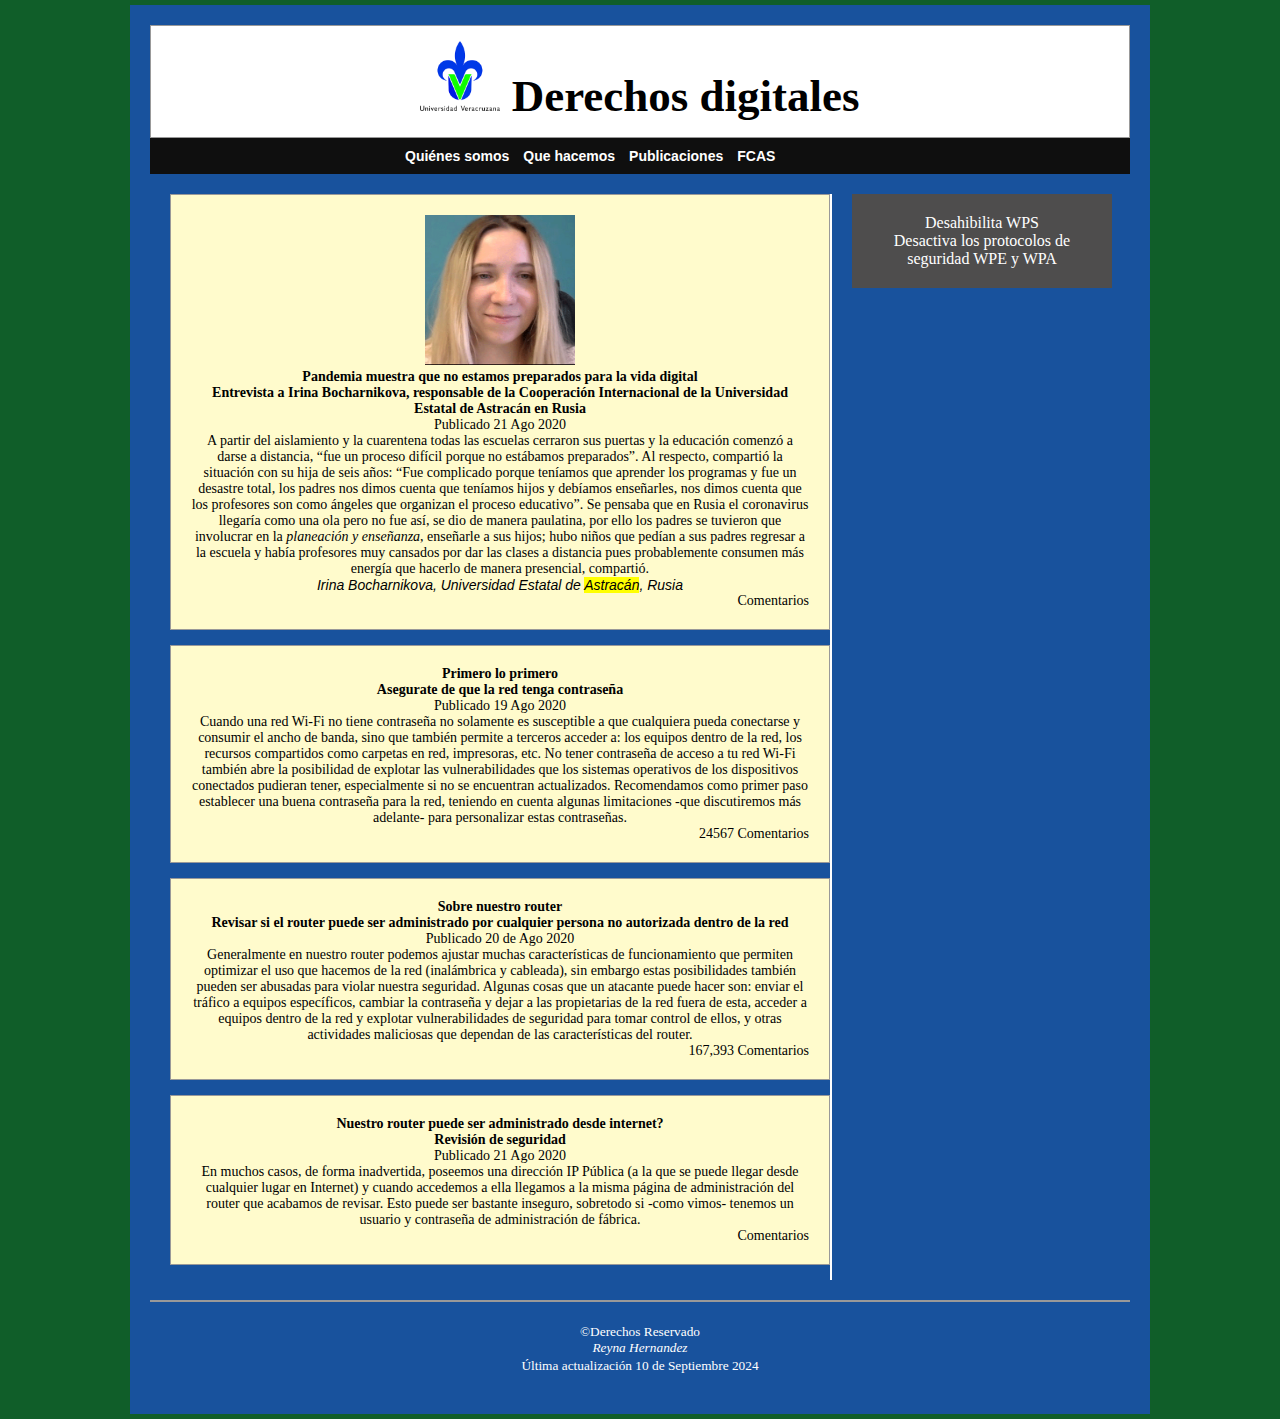
<file: a3/Index.html>
<!DOCTYPE html>
<html lang="es">
<head>
    <meta charset="UTF-8">
    <title>Actividad 2</title>
    <link rel="stylesheet" href= "css/estilo.css">
</head>
<body> 
    
    <div id="agrupar">
    <header id= "cabecera"> 
          <h1> <img src="IMG/logouv.png" width="80px" height="70px" alt="80px"> Derechos digitales</h1>
    </header> 
    <nav id="menu">
        <ul>
            <li><a href="#"> Quiénes somos</a></li>
            <li> <a href="#">Que hacemos </a></li>
            <li> <a href="#">Publicaciones </a></li>
            <li><a href="https://www.uv.mx/fcas/">FCAS</a></li>
        </ul>
    </nav>
    <section>
      <article>
         <header>
          <hgroup>
            <img src="IMG/020720-DAVID-conferencia-U-de-Astracan-en-el-PEAN-UV-1-100k.jpg" width="150px" height="150px" alt="150px">
               <h3> Pandemia muestra que no estamos preparados para la vida digital</h3>
               <h4>Entrevista a Irina Bocharnikova, responsable de la Cooperación Internacional de la Universidad Estatal de Astracán en Rusia</h4>
           </hgroup>
           <p>Publicado 21 Ago 2020</p>
         </header>
           
            <p>
                A partir del aislamiento y la cuarentena todas las escuelas cerraron sus puertas y la educación comenzó a darse a distancia, “fue un proceso difícil porque no estábamos preparados”. 

 Al respecto, compartió la situación con su hija de seis años: “Fue complicado porque teníamos que aprender los programas y fue un desastre total, los padres nos dimos cuenta que teníamos hijos y debíamos enseñarles, nos dimos cuenta que los profesores son como ángeles que organizan el proceso educativo”. 

<span>Se pensaba que en Rusia el coronavirus llegaría como una ola pero no fue así, se dio de manera paulatina, por ello los padres se tuvieron que involucrar en la <cite>planeación y enseñanza</cite>, enseñarle a sus hijos;</span> hubo niños que pedían a sus padres regresar a la escuela y había profesores muy cansados por dar las clases a distancia pues probablemente consumen más energía que hacerlo de manera presencial, compartió.
            </p>
            <figure>
                <figcaption><span>Irina Bocharnikova, Universidad Estatal de <mark>Astracán</mark>, Rusia</span></figcaption>
            </figure>
         <footer><p>Comentarios</p></footer>   
        </article>
          <article>
         <header>
          <hgroup>
               <h3> Primero lo primero</h3>
               <h4>Asegurate de que la red tenga contraseña</h4>
           </hgroup>
           <p>Publicado 19 Ago 2020</p>
         </header>
    
            <p>
                Cuando una red Wi-Fi no tiene contraseña no solamente es susceptible a que cualquiera pueda conectarse y consumir el ancho de banda, sino
que también permite a terceros acceder a: los equipos dentro de la red, los
recursos compartidos como carpetas en red, impresoras, etc.
No tener contraseña de acceso a tu red Wi-Fi también abre la posibilidad de
explotar las vulnerabilidades que los sistemas operativos de los dispositivos
conectados pudieran tener, especialmente si no se encuentran actualizados.
Recomendamos como primer paso establecer una buena contraseña para
la red, teniendo en cuenta algunas limitaciones -que discutiremos más
adelante- para personalizar estas contraseñas.
            </p>
         <footer><p>24567 Comentarios</p></footer>   
        </article>
        <article>
         <header>
          <hgroup>
               <h3> Sobre nuestro router</h3>
               <h4>Revisar si el router puede ser administrado por cualquier persona
no autorizada dentro de la red</h4>
           </hgroup>
           <p>Publicado 20 de Ago 2020</p>
         </header>
           
            <p>
                Generalmente en nuestro router podemos ajustar muchas características
de funcionamiento que permiten optimizar el uso que hacemos de la
red (inalámbrica y cableada), sin embargo estas posibilidades también
pueden ser abusadas para violar nuestra seguridad. Algunas cosas que un
atacante puede hacer son: enviar el tráfico a equipos específicos, cambiar
la contraseña y dejar a las propietarias de la red fuera de esta, acceder
a equipos dentro de la red y explotar vulnerabilidades de seguridad para
tomar control de ellos, y otras actividades maliciosas que dependan de las
características del router.
            </p>
         <footer><p> 167,393 Comentarios</p></footer>   
        </article><article>
         <header>
          <hgroup>
               <h3>Nuestro router puede ser administrado desde internet?</h3>
               <h4>Revisión de seguridad</h4>
           </hgroup>
           <p><time datetime="2020-08-13" pubdate> <p>Publicado 21 Ago 2020</p></time></p>
         </header>
           
            <p>
                En muchos casos, de forma inadvertida, poseemos una dirección IP Pública (a
la que se puede llegar desde cualquier lugar en Internet) y cuando accedemos
a ella llegamos a la misma página de administración del router que
acabamos de revisar. Esto puede ser bastante inseguro, sobretodo si -como
vimos- tenemos un usuario y contraseña de administración de fábrica. 
            </p>
         <footer><p>Comentarios</p></footer>   
        </article>
           

      
        
    </section>
    <aside id="columna">
        <blockquote>Desahibilita WPS</blockquote>
        <blockquote>Desactiva los protocolos de seguridad WPE y WPA</blockquote>
    </aside>

    <footer id="pie">
        <small>&copy;Derechos Reservado <address> <a href="https://www.uv.mx/personal/mmartinez/<time>    </time>">Reyna Hernandez</a></address> Última actualización 10 de Septiembre 2024</small>
    </footer>
    
</header>
</div>
</body>
</html>
</file>
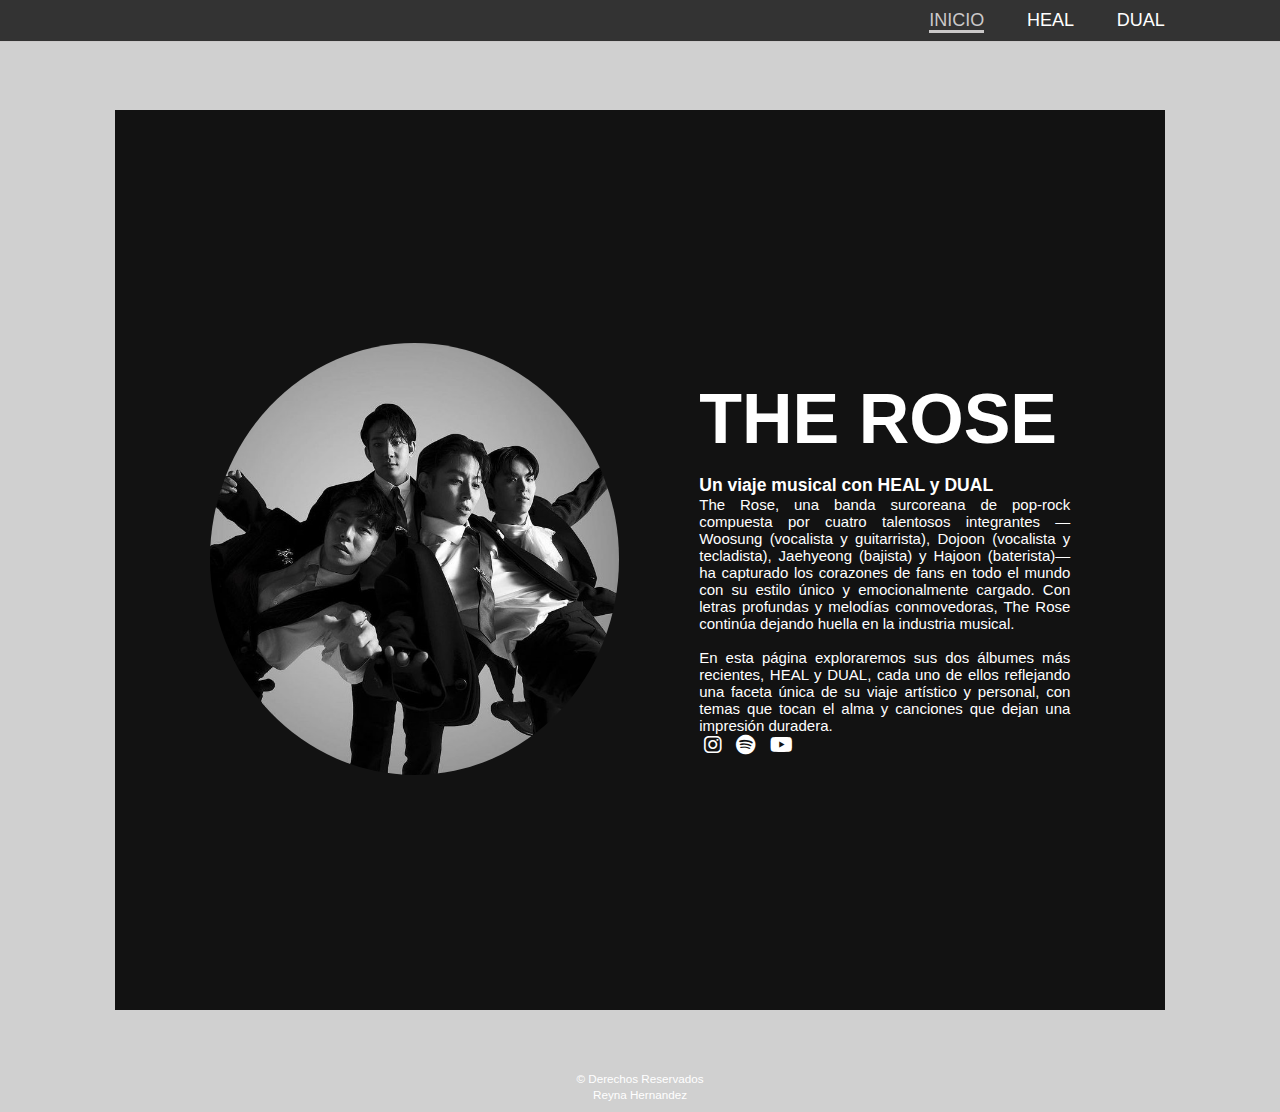
<file: a4.5/index.html>
<!DOCTYPE html>
<html lang="es">
<head>
    <meta charset="UTF-8">
    <meta name="viewport" content="width=device-widht,initial-scale=1.0">
    <title>Actividad 4</title>
    <link rel="stylesheet" href= "css/estilo.css">
<!--biblioteca para poder insertar social icons-->
    <link rel="stylesheet" href="https://cdnjs.cloudflare.com/ajax/libs/font-awesome/6.0.0-beta3/css/all.min.css">

</head>
<body>

    <header>
        <a href=""></a>
        <nav>
            <ul>
                <a href="index.html" class="active">INICIO</a>
                <a href="heal.html">HEAL</a>
                <a href="dual.html">DUAL</a>
            </ul>
        </nav>
    </header>
    <main>
        <section>
         <section class="inicio">
<!--poder configurar la imagen-->
            <div class="inicio-img">
                <img src="img/The rose.jpg" alt="">
            </div>
            <div class="inicio-content">
<!--el span agrupa parte de un mismo texto esto comunmente para aplicar color o estilo diferente a alguna parte que quiera resaltarse-->
                <h1>THE ROSE</span></h1>
                <h3 class="typing-text">Un viaje musical con HEAL y DUAL</h3>
                <p>The Rose, una banda surcoreana de pop-rock compuesta por cuatro talentosos integrantes —Woosung (vocalista y guitarrista), Dojoon (vocalista y tecladista), Jaehyeong (bajista) y Hajoon (baterista)— ha capturado los corazones de fans en todo el mundo con su estilo único y emocionalmente cargado. Con letras profundas y melodías conmovedoras, The Rose continúa dejando huella en la industria musical.</p> <br>
                <p>En esta página exploraremos sus dos álbumes más recientes, HEAL y DUAL, cada uno de ellos reflejando una faceta única de su viaje artístico y personal, con temas que tocan el alma y canciones que dejan una impresión duradera.</p>
<!--colocar icons de social media-->
                <div class="social-icons">
                    <a href="https://www.instagram.com/official_therose/"><i class="fa-brands fa-instagram"></i></a>
                    <a href="https://open.spotify.com/intl-es/artist/5na1LmEmK2VzNLje9snJYW?si=SFwgVW5oTbGmLfCzYjdG9Q"><i class="fa-brands fa-spotify"></i></a>
                    <a href="https://www.youtube.com/@theroseofficial"><i class="fa-brands fa-youtube"></i></a>
                </div>
            </div>
        </section>
    </section>
    </main>
    
    


<!--el br sirve para que el nombre se coloque en el siguiente renglon-->
    <footer>
        <small>&copy; Derechos Reservados<br>Reyna Hernandez</small>
    </footer>

</body>
</html>
</file>
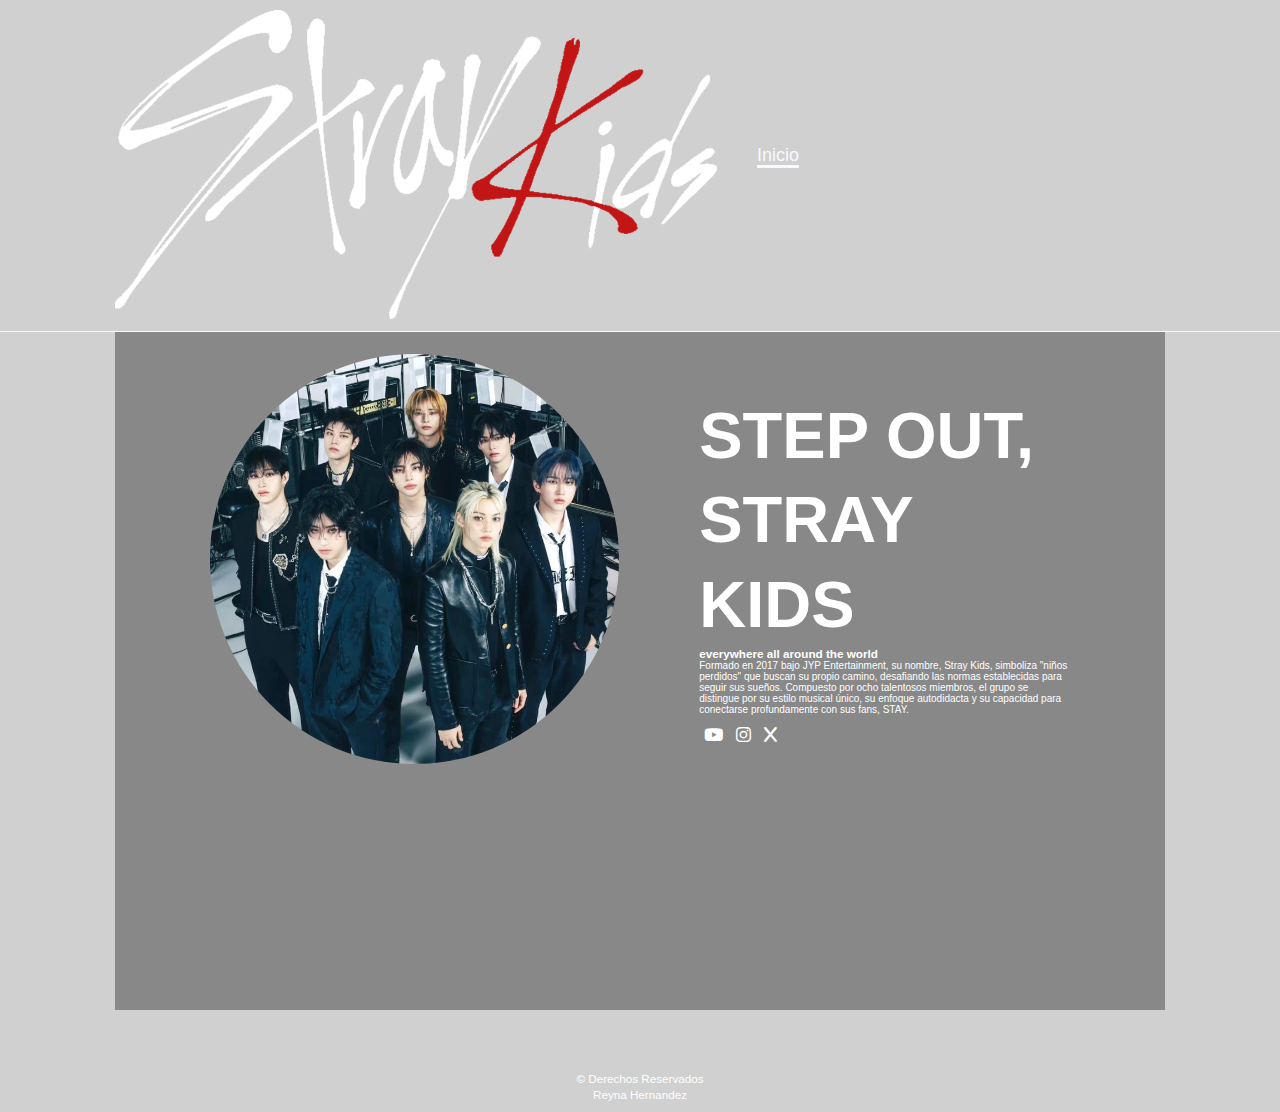
<file: a4/index.html>
<!DOCTYPE html>
<html lang="es">
<head>
    <meta charset="UTF-8">
    <meta name="viewport" content="width=device-widht,initial-scale=1.0">
    <title>Actividad 4</title>
    <link rel="stylesheet" href= "css/estilo.css">
<!--biblioteca para poder insertar social icons-->
    <link rel="stylesheet" href="https://cdnjs.cloudflare.com/ajax/libs/font-awesome/6.0.0-beta3/css/all.min.css">

</head>
<body>
<!--cambiar el logo por una imagen-->
    <header>
        <a href="https://straykids.jype.com/" class="logo">
            <img src="img/logo.png" alt="Logo Stray Kids">
        </a>
        <nav>
            <ul>
                <a href="index.html" class="active">Inicio</a>
                <a href="#">Biografía</a>
                <a href="integrantes.html">Integrantes</a>
                <a href="discografia.html">Discografia</a>
                <a href="#">Variedades</a>
            </ul>
        </nav>
    </header>
    <main>
        <section>
         <section class="inicio">
<!--poder configurar la imagen-->
            <div class="inicio-img">
                <img src="img/skz.jpg" alt="">
            </div>
            <div class="inicio-content">
<!--el span agrupa parte de un mismo texto esto comunmente para aplicar color o estilo diferente a alguna parte que quiera resaltarse-->
                <h1>STEP OUT, <span>STRAY KIDS</span></h1>
                <h3 class="typing-text">everywhere all around the world<span></span></h3>
                <p>Formado en 2017 bajo JYP Entertainment, su nombre, Stray Kids, simboliza "niños perdidos" que buscan su propio camino, desafiando las normas establecidas para seguir sus sueños. Compuesto por ocho talentosos miembros, el grupo se distingue por su estilo musical único, su enfoque autodidacta y su capacidad para conectarse profundamente con sus fans, STAY.</p> <br>
<!--colocar icons de social media-->
                <div class="social-icons">
                    <a href="https://www.youtube.com/@StrayKids"><i class="fa-brands fa-youtube"></i></a>
                    <a href="https://www.instagram.com/realstraykids/"><i class="fa-brands fa-instagram"></i></a>
                    <a href="https://x.com/Stray_Kids"><i class="fa-brands fa-x"></i></a>
                </div>
            </div>
        </section>
    </section>
    </main>
    
    


<!--el br sirve para que el nombre se coloque en el siguiente renglon-->
    <footer>
        <small>&copy; Derechos Reservados<br>Reyna Hernandez</small>
    </footer>

</body>
</html>
</file>
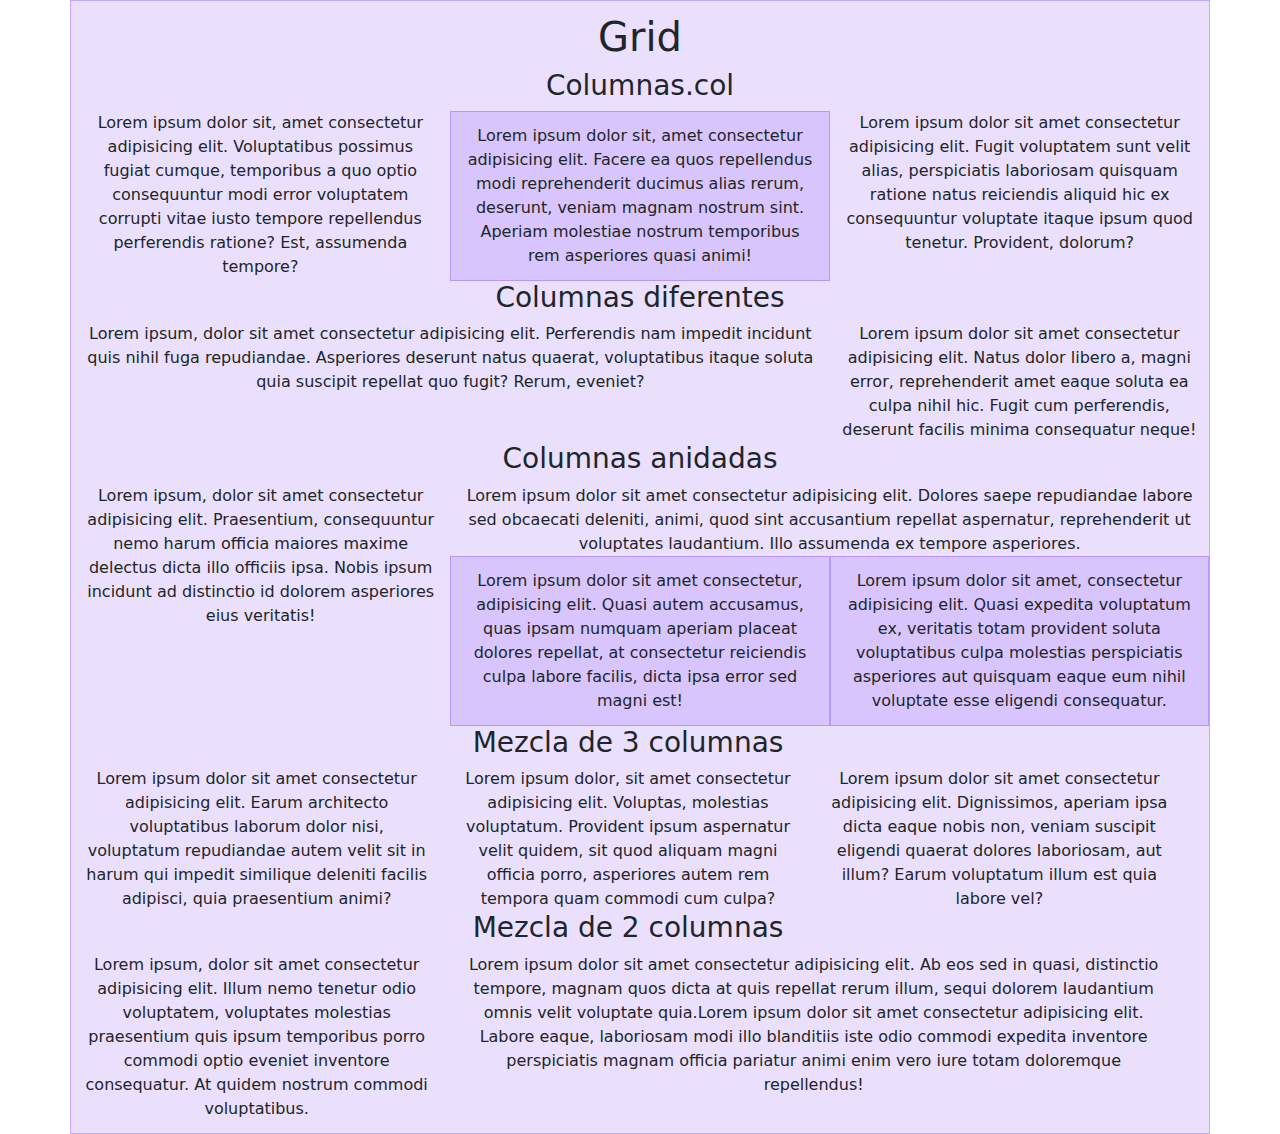
<file: a5/index.html>
<!doctype html>
<html lang="en">
  <head>
    <meta charset="utf-8">
    <meta name="viewport" content="width=device-width, initial-scale=1">
    <title>Bootstrap demo</title>
    <link href="https://cdn.jsdelivr.net/npm/bootstrap@5.3.3/dist/css/bootstrap.min.css" rel="stylesheet" integrity="sha384-QWTKZyjpPEjISv5WaRU9OFeRpok6YctnYmDr5pNlyT2bRjXh0JMhjY6hW+ALEwIH" crossorigin="anonymous">
    <link rel="stylesheet" href="css/estilos.css">
  </head>
  <body>
    <div class="container text-center themed-grid-col">
         <h1>Grid</h1>
         <h3>Columnas.col</h3>
         <div class="row">
            <div class="col">Lorem ipsum dolor sit, amet consectetur adipisicing elit. Voluptatibus possimus fugiat cumque, temporibus a quo optio consequuntur modi error voluptatem corrupti vitae iusto tempore repellendus perferendis ratione? Est, assumenda tempore?</div>
            <div class="col themed-grid-col">Lorem ipsum dolor sit, amet consectetur adipisicing elit. Facere ea quos repellendus modi reprehenderit ducimus alias rerum, deserunt, veniam magnam nostrum sint. Aperiam molestiae nostrum temporibus rem asperiores quasi animi!</div>
            <div class="col">Lorem ipsum dolor sit amet consectetur adipisicing elit. Fugit voluptatem sunt velit alias, perspiciatis laboriosam quisquam ratione natus reiciendis aliquid hic ex consequuntur voluptate itaque ipsum quod tenetur. Provident, dolorum?</div>
         </div>
         <div class="row">
            <h3>Columnas diferentes</h3>
            <div class="col-md-8">Lorem ipsum, dolor sit amet consectetur adipisicing elit. Perferendis nam impedit incidunt quis nihil fuga repudiandae. Asperiores deserunt natus quaerat, voluptatibus itaque soluta quia suscipit repellat quo fugit? Rerum, eveniet?</div>
            <div class="col-md-4">Lorem ipsum dolor sit amet consectetur adipisicing elit. Natus dolor libero a, magni error, reprehenderit amet eaque soluta ea culpa nihil hic. Fugit cum perferendis, deserunt facilis minima consequatur neque!</div>
         </div>
         
         <div class="row">
            <h3>Columnas anidadas</h3>
        
            <div class="col-md-4">Lorem ipsum, dolor sit amet consectetur adipisicing elit. Praesentium, consequuntur nemo harum officia maiores maxime delectus dicta illo officiis ipsa. Nobis ipsum incidunt ad distinctio id dolorem asperiores eius veritatis!</div>
            <div class="col-md-8">Lorem ipsum dolor sit amet consectetur adipisicing elit. Dolores saepe repudiandae labore sed obcaecati deleniti, animi, quod sint accusantium repellat aspernatur, reprehenderit ut voluptates laudantium. Illo assumenda ex tempore asperiores.<div class="row">
                <div class="col-6 themed-grid-col">Lorem ipsum dolor sit amet consectetur, adipisicing elit. Quasi autem accusamus, quas ipsam numquam aperiam placeat dolores repellat, at consectetur reiciendis culpa labore facilis, dicta ipsa error sed magni est!</div>
                <div class="col-6 themed-grid-col">Lorem ipsum dolor sit amet, consectetur adipisicing elit. Quasi expedita voluptatum ex, veritatis totam provident soluta voluptatibus culpa molestias perspiciatis asperiores aut quisquam eaque eum nihil voluptate esse eligendi consequatur.</div>
         </div>

    
           
        
    </div>
    <div class="row">
        <h3>Mezcla de 3 columnas</h3>
    <div class="col-sm-4">Lorem ipsum dolor sit amet consectetur adipisicing elit. Earum architecto voluptatibus laborum dolor nisi, voluptatum repudiandae autem velit sit in harum qui impedit similique deleniti facilis adipisci, quia praesentium animi?</div>
    <div class="col-md-4">Lorem ipsum dolor, sit amet consectetur adipisicing elit. Voluptas, molestias voluptatum. Provident ipsum aspernatur velit quidem, sit quod aliquam magni officia porro, asperiores autem rem tempora quam commodi cum culpa?</div>
    <div class="col-lg-4">Lorem ipsum dolor sit amet consectetur adipisicing elit. Dignissimos, aperiam ipsa dicta eaque nobis non, veniam suscipit eligendi quaerat dolores laboriosam, aut illum? Earum voluptatum illum est quia labore vel?</div>
</div>

<div class="row">
<h3>Mezcla de 2 columnas</h3>
<div class="col-sm-4">Lorem ipsum, dolor sit amet consectetur adipisicing elit. Illum nemo tenetur odio voluptatem, voluptates molestias praesentium quis ipsum temporibus porro commodi optio eveniet inventore consequatur. At quidem nostrum commodi voluptatibus.</div>
<div class="col-lg-8">Lorem ipsum dolor sit amet consectetur adipisicing elit. Ab eos sed in quasi, distinctio tempore, magnam quos dicta at quis repellat rerum illum, sequi dolorem laudantium omnis velit voluptate quia.Lorem ipsum dolor sit amet consectetur adipisicing elit. Labore eaque, laboriosam modi illo blanditiis iste odio commodi expedita inventore perspiciatis magnam officia pariatur animi enim vero iure totam doloremque repellendus!</div>
</div>
    <script src="https://cdn.jsdelivr.net/npm/bootstrap@5.3.3/dist/js/bootstrap.bundle.min.js" integrity="sha384-YvpcrYf0tY3lHB60NNkmXc5s9fDVZLESaAA55NDzOxhy9GkcIdslK1eN7N6jIeHz" crossorigin="anonymous"></script>

  </body>
</html>
</file>
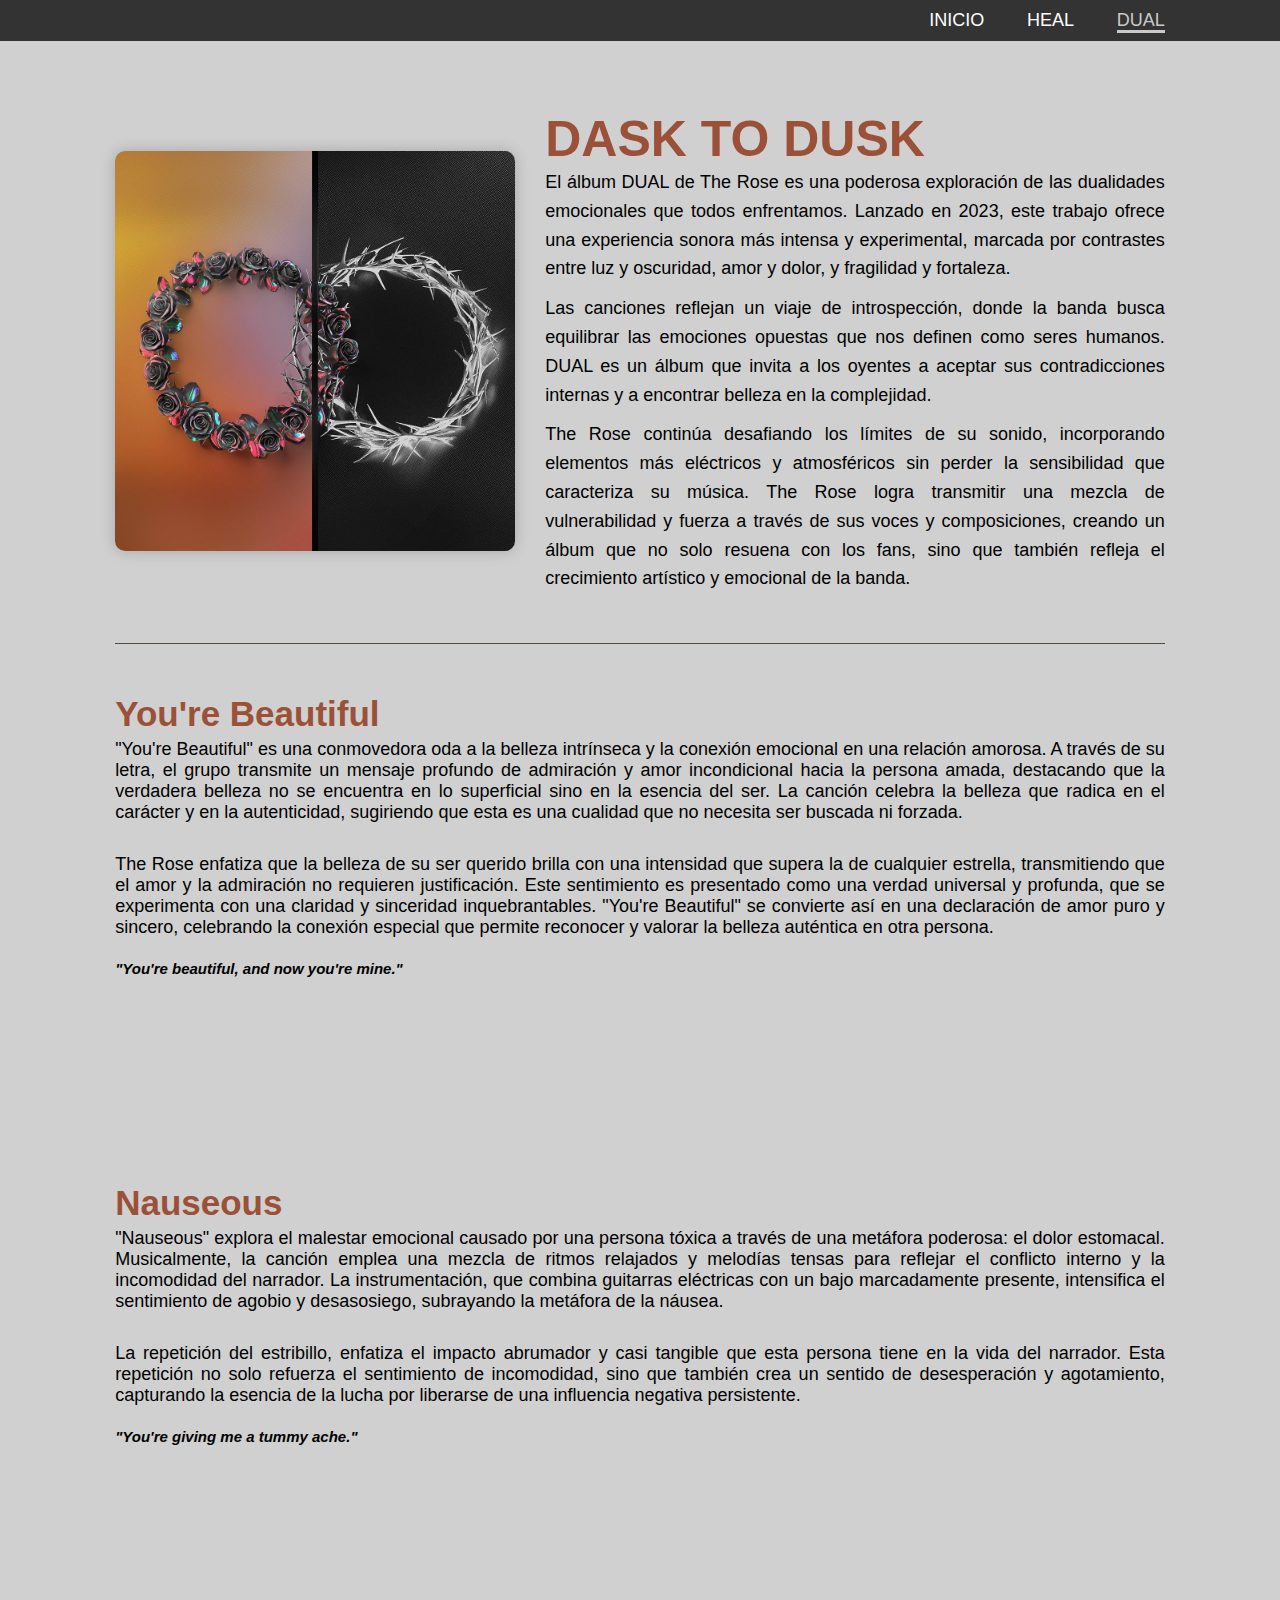
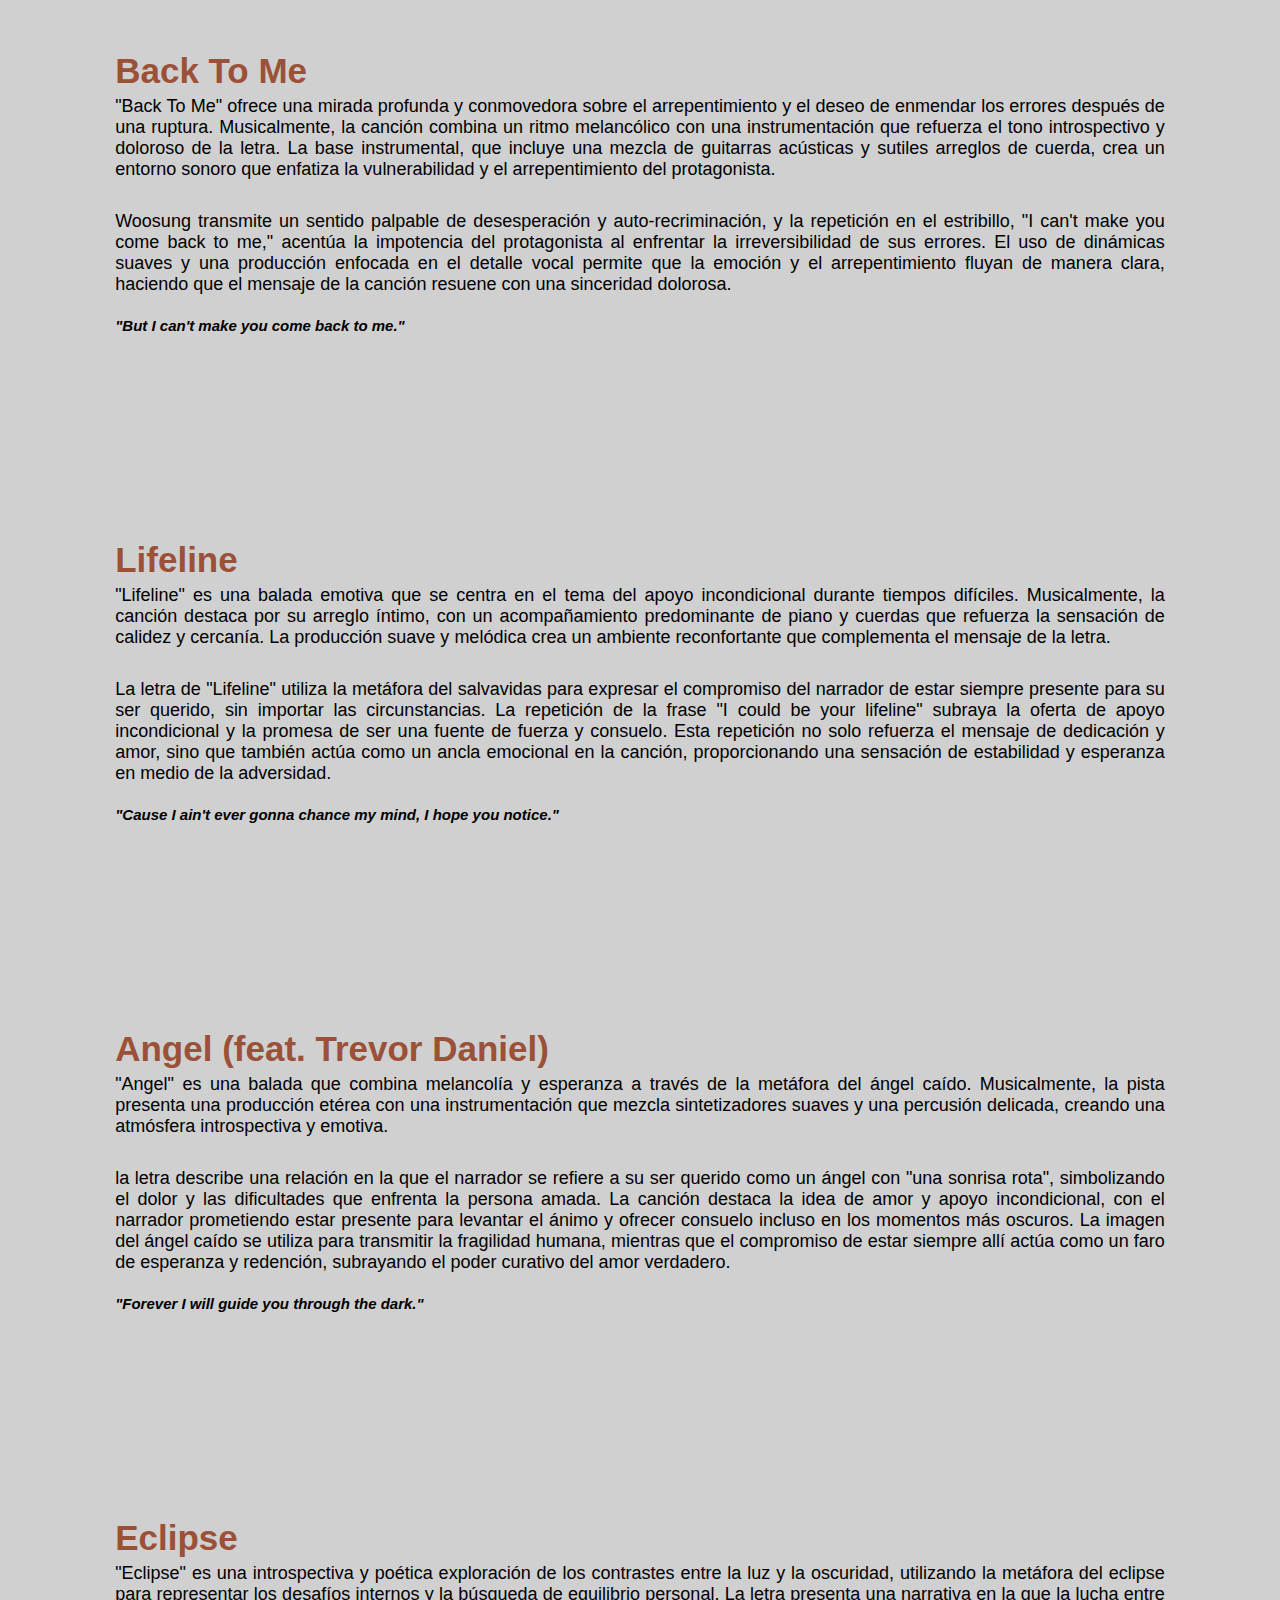
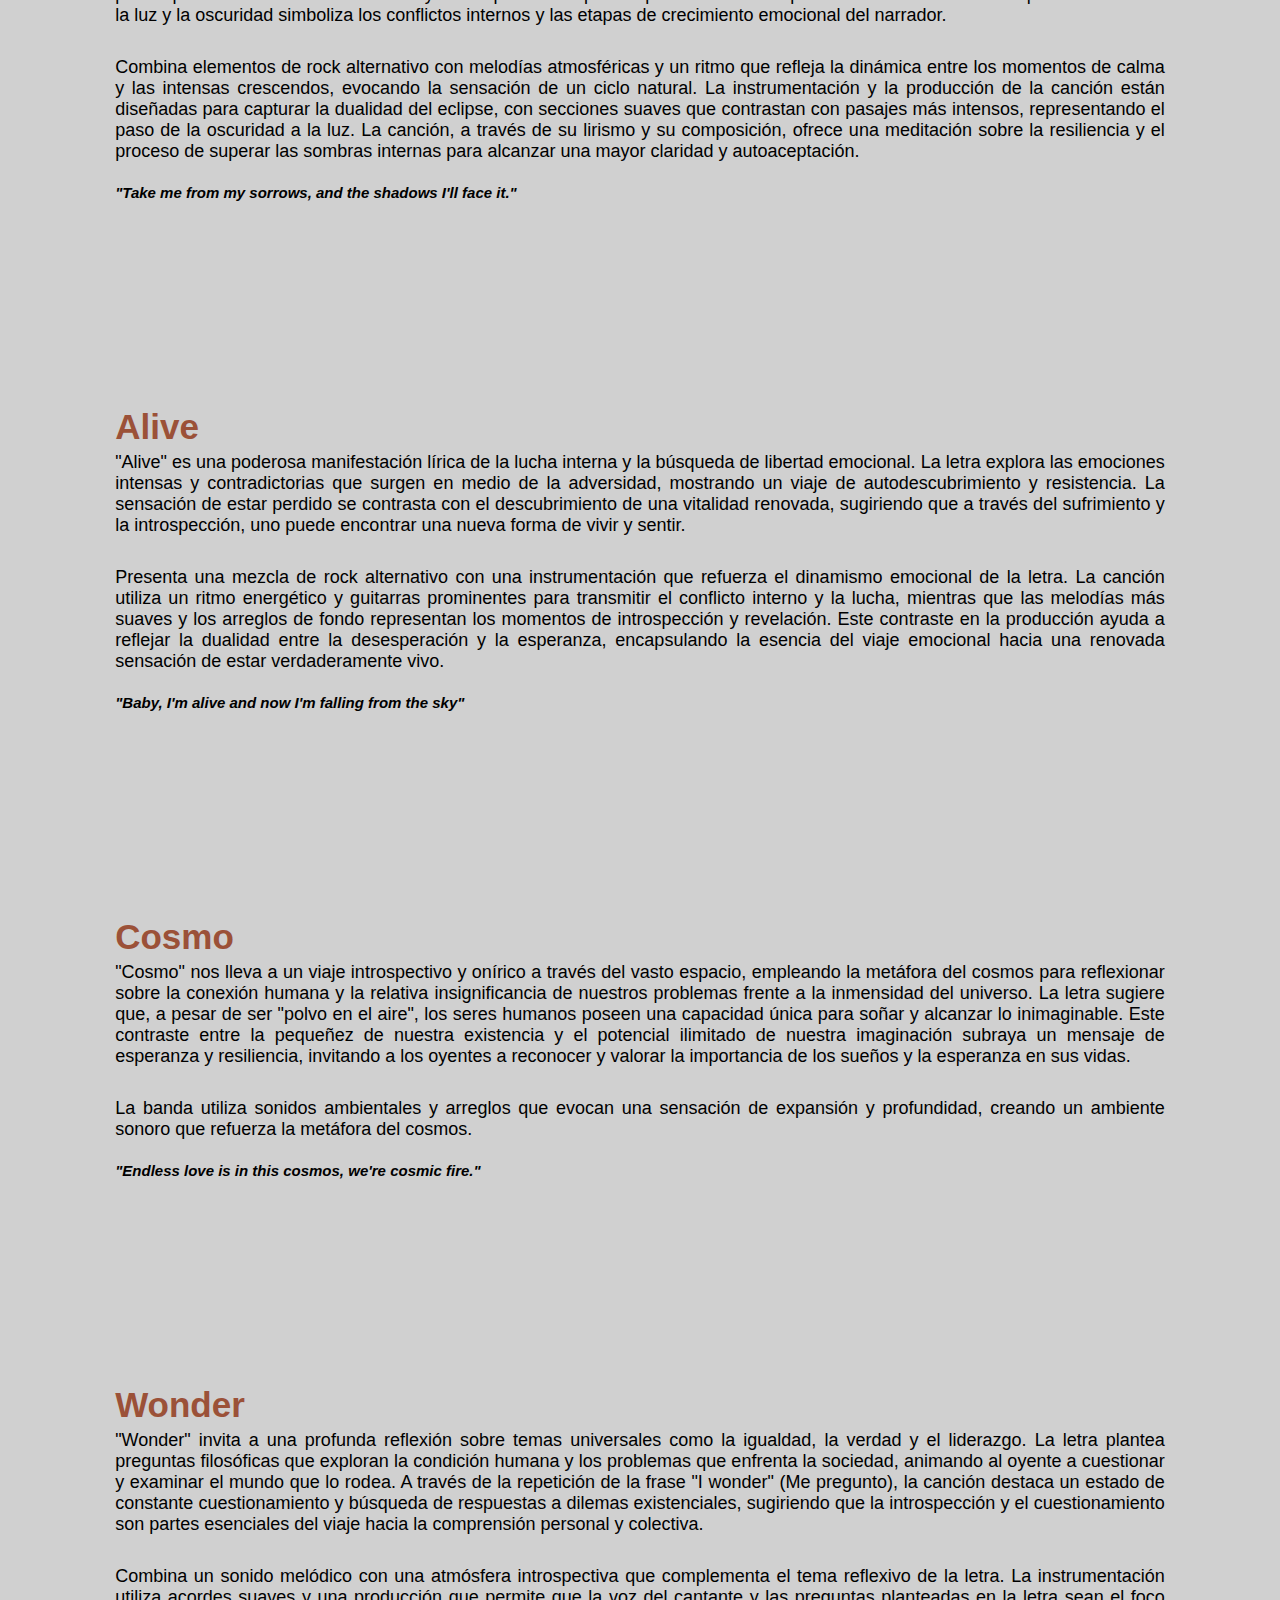
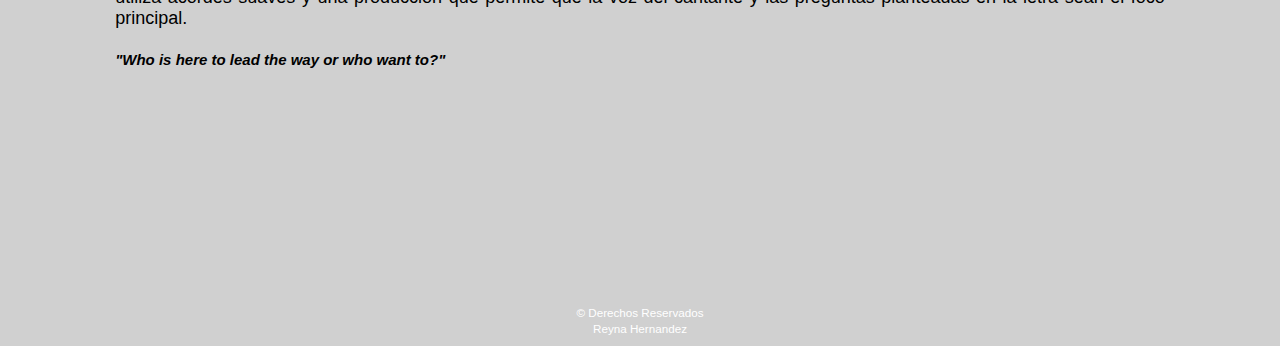
<file: a4.5/dual.html>
<!DOCTYPE html>
<html lang="es">
<head>
    <meta charset="UTF-8">
    <meta name="viewport" content="width=device-widht,initial-scale=1.0">
    <title>Actividad 4</title>
    <link rel="stylesheet" href= "css/estilo.css">
    <link rel="stylesheet" href="css/estilo3.css">

</head>
<body>

    <header>
        <a href=""></a>
        <nav>
            <ul>
                <a href="index.html">INICIO</a>
                <a href="heal.html">HEAL</a>
                <a href="dual.html" class="active">DUAL</a>
            </ul>
        </nav>
    </header>
    
    <main>
        <section class="album-section">
            <div class="album-content">
                <div class="left-column">
                    <a href="https://youtube.com/playlist?list=PLhtsBAk3xZYo8DcxaszIJ8z99EvXQj4n9&si=ofaxft0aBF15XIwk">
                        <img src="img/DUAL.jpg" alt="Portada del álbum">
                    </a>
                </div>
                <div class="right-column">
                    <h1>DASK TO DUSK</h1>
                    <p>El álbum DUAL de The Rose es una poderosa exploración de las dualidades emocionales que todos enfrentamos. Lanzado en 2023, este trabajo ofrece una experiencia sonora más intensa y experimental, marcada por contrastes entre luz y oscuridad, amor y dolor, y fragilidad y fortaleza.</p>
                    <br> 
                    <p>Las canciones reflejan un viaje de introspección, donde la banda busca equilibrar las emociones opuestas que nos definen como seres humanos. DUAL es un álbum que invita a los oyentes a aceptar sus contradicciones internas y a encontrar belleza en la complejidad.</p>
                    <br>
                    <p>The Rose continúa desafiando los límites de su sonido, incorporando elementos más eléctricos y atmosféricos sin perder la sensibilidad que caracteriza su música. The Rose logra transmitir una mezcla de vulnerabilidad y fuerza a través de sus voces y composiciones, creando un álbum que no solo resuena con los fans, sino que también refleja el crecimiento artístico y emocional de la banda.</p>
                </div>
            </div>

            <hr class="divider"> <!-- Línea divisora -->

            <article class="song-explanation">
                <h2>You're Beautiful</h2>
                <p>"You're Beautiful" es una conmovedora oda a la belleza intrínseca y la conexión emocional en una relación amorosa. A través de su letra, el grupo transmite un mensaje profundo de admiración y amor incondicional hacia la persona amada, destacando que la verdadera belleza no se encuentra en lo superficial sino en la esencia del ser. La canción celebra la belleza que radica en el carácter y en la autenticidad, sugiriendo que esta es una cualidad que no necesita ser buscada ni forzada.</p>
                <br>
                <p>The Rose enfatiza que la belleza de su ser querido brilla con una intensidad que supera la de cualquier estrella, transmitiendo que el amor y la admiración no requieren justificación. Este sentimiento es presentado como una verdad universal y profunda, que se experimenta con una claridad y sinceridad inquebrantables. "You're Beautiful" se convierte así en una declaración de amor puro y sincero, celebrando la conexión especial que permite reconocer y valorar la belleza auténtica en otra persona.</p>
                <p><span>"You're beautiful, and now you're mine."</span></p>
                <iframe style="border-radius:12px" src="https://open.spotify.com/embed/track/6DHPaizkhWLCUxDgrYZI0f?utm_source=generator" width="100%" height="152" frameBorder="0" allowfullscreen="" allow="autoplay; clipboard-write; encrypted-media; fullscreen; picture-in-picture" loading="lazy"></iframe>
            </article>

            <article class="song-explanation">
                <h2>Nauseous</h2>
                <p>"Nauseous" explora el malestar emocional causado por una persona tóxica a través de una metáfora poderosa: el dolor estomacal. Musicalmente, la canción emplea una mezcla de ritmos relajados y melodías tensas para reflejar el conflicto interno y la incomodidad del narrador. La instrumentación, que combina guitarras eléctricas con un bajo marcadamente presente, intensifica el sentimiento de agobio y desasosiego, subrayando la metáfora de la náusea.</p>
                <br>
                <p>La repetición del estribillo, enfatiza el impacto abrumador y casi tangible que esta persona tiene en la vida del narrador. Esta repetición no solo refuerza el sentimiento de incomodidad, sino que también crea un sentido de desesperación y agotamiento, capturando la esencia de la lucha por liberarse de una influencia negativa persistente.</p>
                <p><span>"You're giving me a tummy ache."</span></p>
                <iframe style="border-radius:12px" src="https://open.spotify.com/embed/track/1Rbo82TSzjBsQ3td7TvDQY?utm_source=generator" width="100%" height="152" frameBorder="0" allowfullscreen="" allow="autoplay; clipboard-write; encrypted-media; fullscreen; picture-in-picture" loading="lazy"></iframe>
            </article>

            <article class="song-explanation">
                <h2>Back To Me</h2>
                <p>"Back To Me" ofrece una mirada profunda y conmovedora sobre el arrepentimiento y el deseo de enmendar los errores después de una ruptura. Musicalmente, la canción combina un ritmo melancólico con una instrumentación que refuerza el tono introspectivo y doloroso de la letra. La base instrumental, que incluye una mezcla de guitarras acústicas y sutiles arreglos de cuerda, crea un entorno sonoro que enfatiza la vulnerabilidad y el arrepentimiento del protagonista.</p>
                <br>
                <p>Woosung transmite un sentido palpable de desesperación y auto-recriminación, y la repetición en el estribillo, "I can't make you come back to me," acentúa la impotencia del protagonista al enfrentar la irreversibilidad de sus errores. El uso de dinámicas suaves y una producción enfocada en el detalle vocal permite que la emoción y el arrepentimiento fluyan de manera clara, haciendo que el mensaje de la canción resuene con una sinceridad dolorosa.</p>
                <p><span>"But I can't make you come back to me."</span></p>
                <iframe style="border-radius:12px" src="https://open.spotify.com/embed/track/20Ahyv93KKjMuDHAVy2yjr?utm_source=generator" width="100%" height="152" frameBorder="0" allowfullscreen="" allow="autoplay; clipboard-write; encrypted-media; fullscreen; picture-in-picture" loading="lazy"></iframe>
            </article>

            <article class="song-explanation">
                <h2>Lifeline</h2>
                <p>"Lifeline" es una balada emotiva que se centra en el tema del apoyo incondicional durante tiempos difíciles. Musicalmente, la canción destaca por su arreglo íntimo, con un acompañamiento predominante de piano y cuerdas que refuerza la sensación de calidez y cercanía. La producción suave y melódica crea un ambiente reconfortante que complementa el mensaje de la letra.</p>
                <br>
                <p>La letra de "Lifeline" utiliza la metáfora del salvavidas para expresar el compromiso del narrador de estar siempre presente para su ser querido, sin importar las circunstancias. La repetición de la frase "I could be your lifeline" subraya la oferta de apoyo incondicional y la promesa de ser una fuente de fuerza y consuelo. Esta repetición no solo refuerza el mensaje de dedicación y amor, sino que también actúa como un ancla emocional en la canción, proporcionando una sensación de estabilidad y esperanza en medio de la adversidad.</p>
                <p><span>"Cause I ain't ever gonna chance my mind, I hope you notice."</span></p>
                <iframe style="border-radius:12px" src="https://open.spotify.com/embed/track/0kLWFPX9rbvzJ7XEadoNrN?utm_source=generator" width="100%" height="152" frameBorder="0" allowfullscreen="" allow="autoplay; clipboard-write; encrypted-media; fullscreen; picture-in-picture" loading="lazy"></iframe>
            </article>

            <article class="song-explanation">
                <h2>Angel (feat. Trevor Daniel)</h2>
                <p>"Angel" es una balada que combina melancolía y esperanza a través de la metáfora del ángel caído. Musicalmente, la pista presenta una producción etérea con una instrumentación que mezcla sintetizadores suaves y una percusión delicada, creando una atmósfera introspectiva y emotiva.</p>
                <br>
                <p>la letra describe una relación en la que el narrador se refiere a su ser querido como un ángel con "una sonrisa rota", simbolizando el dolor y las dificultades que enfrenta la persona amada. La canción destaca la idea de amor y apoyo incondicional, con el narrador prometiendo estar presente para levantar el ánimo y ofrecer consuelo incluso en los momentos más oscuros. La imagen del ángel caído se utiliza para transmitir la fragilidad humana, mientras que el compromiso de estar siempre allí actúa como un faro de esperanza y redención, subrayando el poder curativo del amor verdadero.</p>
                <p><span>"Forever I will guide you through the dark."</span></p>
                <iframe style="border-radius:12px" src="https://open.spotify.com/embed/track/0SY2MvlKGm9ef2qF0VTgJW?utm_source=generator" width="100%" height="152" frameBorder="0" allowfullscreen="" allow="autoplay; clipboard-write; encrypted-media; fullscreen; picture-in-picture" loading="lazy"></iframe>
            </article>

            <article class="song-explanation">
                <h2>Eclipse</h2> 
                <p>"Eclipse" es una introspectiva y poética exploración de los contrastes entre la luz y la oscuridad, utilizando la metáfora del eclipse para representar los desafíos internos y la búsqueda de equilibrio personal. La letra presenta una narrativa en la que la lucha entre la luz y la oscuridad simboliza los conflictos internos y las etapas de crecimiento emocional del narrador.</p>
                <br>
                <p>Combina elementos de rock alternativo con melodías atmosféricas y un ritmo que refleja la dinámica entre los momentos de calma y las intensas crescendos, evocando la sensación de un ciclo natural. La instrumentación y la producción de la canción están diseñadas para capturar la dualidad del eclipse, con secciones suaves que contrastan con pasajes más intensos, representando el paso de la oscuridad a la luz. La canción, a través de su lirismo y su composición, ofrece una meditación sobre la resiliencia y el proceso de superar las sombras internas para alcanzar una mayor claridad y autoaceptación.</p>
                <p><span>"Take me from my sorrows, and the shadows I'll face it."</span></p>
                <iframe style="border-radius:12px" src="https://open.spotify.com/embed/track/41kPgRfujefTii5rCkdqCS?utm_source=generator" width="100%" height="152" frameBorder="0" allowfullscreen="" allow="autoplay; clipboard-write; encrypted-media; fullscreen; picture-in-picture" loading="lazy"></iframe>
            </article>

            <article class="song-explanation">
                <h2>Alive</h2>
                <p>"Alive" es una poderosa manifestación lírica de la lucha interna y la búsqueda de libertad emocional. La letra explora las emociones intensas y contradictorias que surgen en medio de la adversidad, mostrando un viaje de autodescubrimiento y resistencia. La sensación de estar perdido se contrasta con el descubrimiento de una vitalidad renovada, sugiriendo que a través del sufrimiento y la introspección, uno puede encontrar una nueva forma de vivir y sentir.</p>
                <br>
                <p>Presenta una mezcla de rock alternativo con una instrumentación que refuerza el dinamismo emocional de la letra. La canción utiliza un ritmo energético y guitarras prominentes para transmitir el conflicto interno y la lucha, mientras que las melodías más suaves y los arreglos de fondo representan los momentos de introspección y revelación. Este contraste en la producción ayuda a reflejar la dualidad entre la desesperación y la esperanza, encapsulando la esencia del viaje emocional hacia una renovada sensación de estar verdaderamente vivo.</p>
                <p><span>"Baby, I'm alive and now I'm falling from the sky"</span></p>
                <iframe style="border-radius:12px" src="https://open.spotify.com/embed/track/5KDWBEPdhB7Yv1YVieS3PY?utm_source=generator" width="100%" height="152" frameBorder="0" allowfullscreen="" allow="autoplay; clipboard-write; encrypted-media; fullscreen; picture-in-picture" loading="lazy"></iframe>
            </article>

            <article class="song-explanation">
                <h2>Cosmo</h2>
                <p>"Cosmo" nos lleva a un viaje introspectivo y onírico a través del vasto espacio, empleando la metáfora del cosmos para reflexionar sobre la conexión humana y la relativa insignificancia de nuestros problemas frente a la inmensidad del universo. La letra sugiere que, a pesar de ser "polvo en el aire", los seres humanos poseen una capacidad única para soñar y alcanzar lo inimaginable. Este contraste entre la pequeñez de nuestra existencia y el potencial ilimitado de nuestra imaginación subraya un mensaje de esperanza y resiliencia, invitando a los oyentes a reconocer y valorar la importancia de los sueños y la esperanza en sus vidas.</p>
                <br>
                <p>La banda utiliza sonidos ambientales y arreglos que evocan una sensación de expansión y profundidad, creando un ambiente sonoro que refuerza la metáfora del cosmos.</p>
                <p><span>"Endless love is in this cosmos, we're cosmic fire."</span></p>
                <iframe style="border-radius:12px" src="https://open.spotify.com/embed/track/2YtrpGJ2B0wI52vH1jVSqB?utm_source=generator" width="100%" height="152" frameBorder="0" allowfullscreen="" allow="autoplay; clipboard-write; encrypted-media; fullscreen; picture-in-picture" loading="lazy"></iframe>
            </article>

            <article class="song-explanation">
                <h2>Wonder</h2>
                <p>"Wonder" invita a una profunda reflexión sobre temas universales como la igualdad, la verdad y el liderazgo. La letra plantea preguntas filosóficas que exploran la condición humana y los problemas que enfrenta la sociedad, animando al oyente a cuestionar y examinar el mundo que lo rodea. A través de la repetición de la frase "I wonder" (Me pregunto), la canción destaca un estado de constante cuestionamiento y búsqueda de respuestas a dilemas existenciales, sugiriendo que la introspección y el cuestionamiento son partes esenciales del viaje hacia la comprensión personal y colectiva.</p>
                <br>
                <p>Combina un sonido melódico con una atmósfera introspectiva que complementa el tema reflexivo de la letra. La instrumentación utiliza acordes suaves y una producción que permite que la voz del cantante y las preguntas planteadas en la letra sean el foco principal.</p>
                <p><span>"Who is here to lead the way or who want to?"</span></p>
                <iframe style="border-radius:12px" src="https://open.spotify.com/embed/track/5jhpphz9p3wuSThnkFCTZv?utm_source=generator" width="100%" height="152" frameBorder="0" allowfullscreen="" allow="autoplay; clipboard-write; encrypted-media; fullscreen; picture-in-picture" loading="lazy"></iframe>
            </article>

        </section>

    </main>
        

    <footer>
        <small>&copy; Derechos Reservados<br>Reyna Hernandez</small>
    </footer>


</body>
</html>
</file>
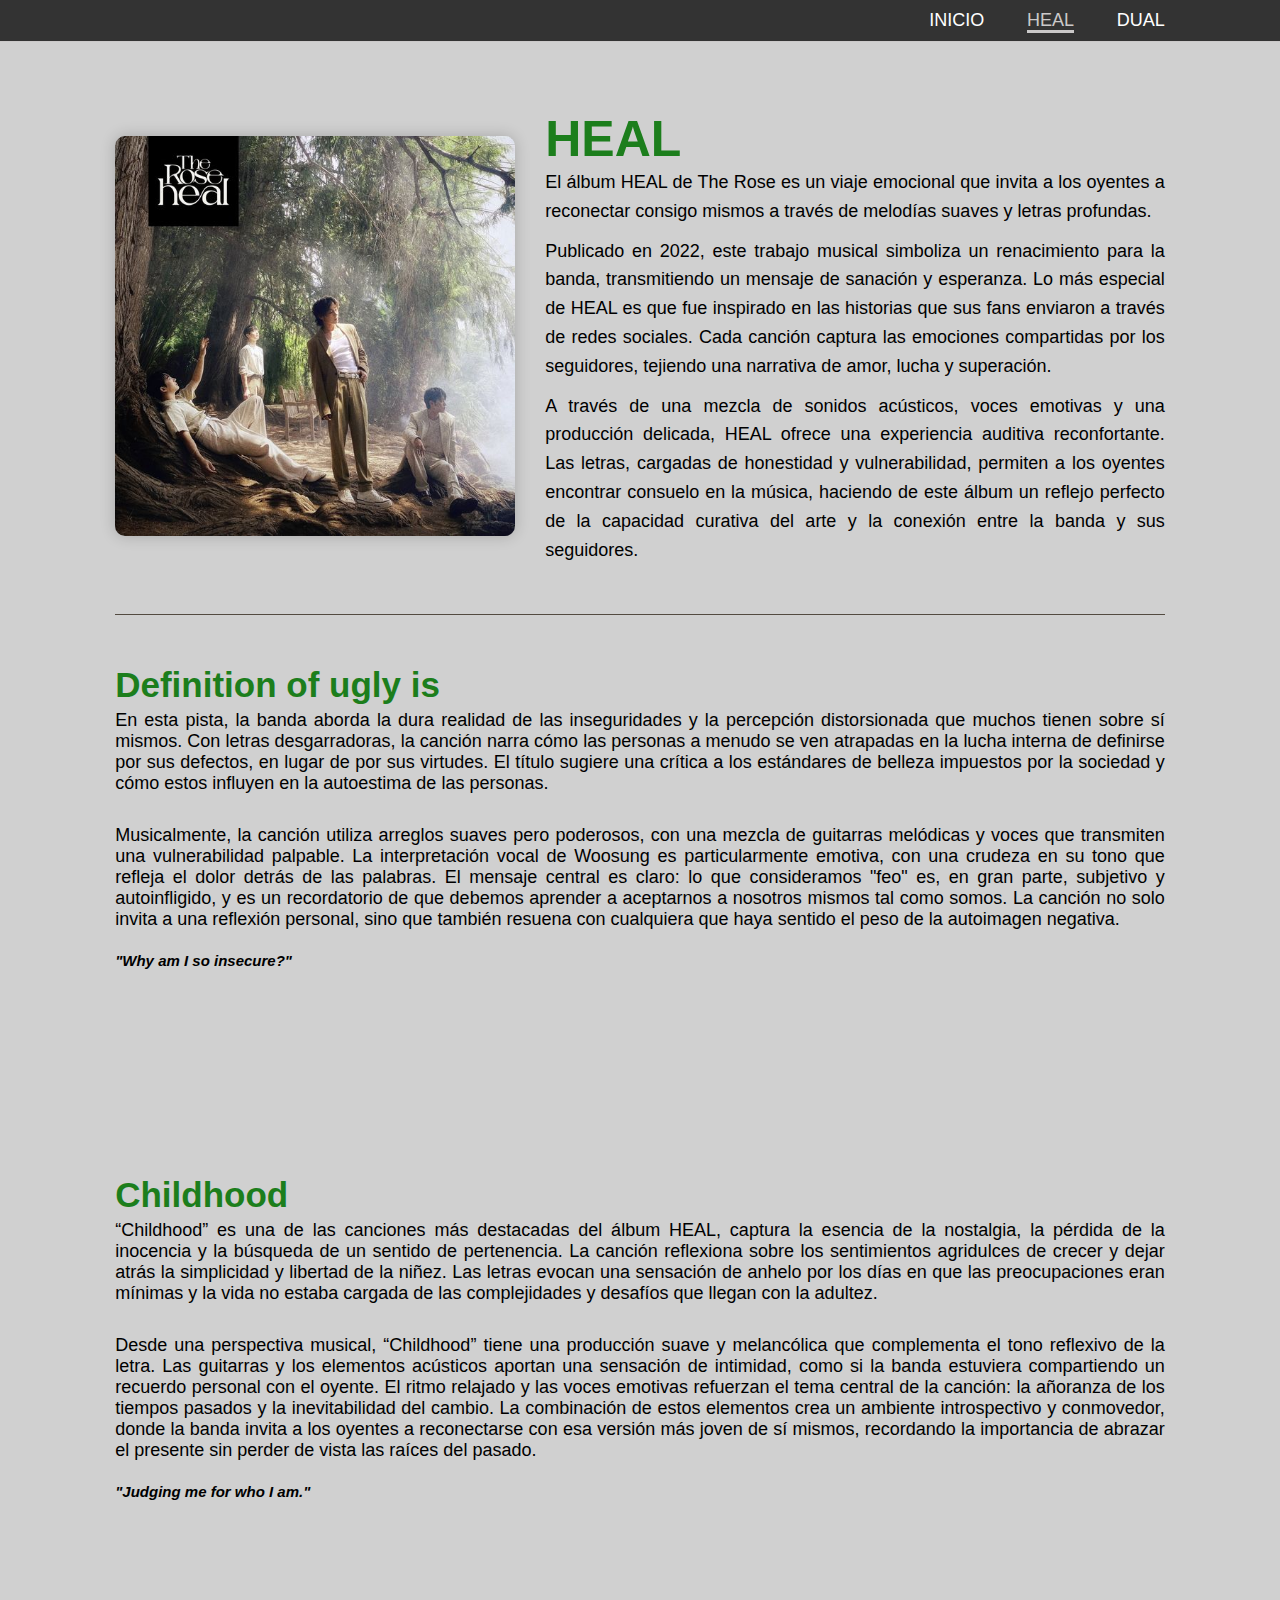
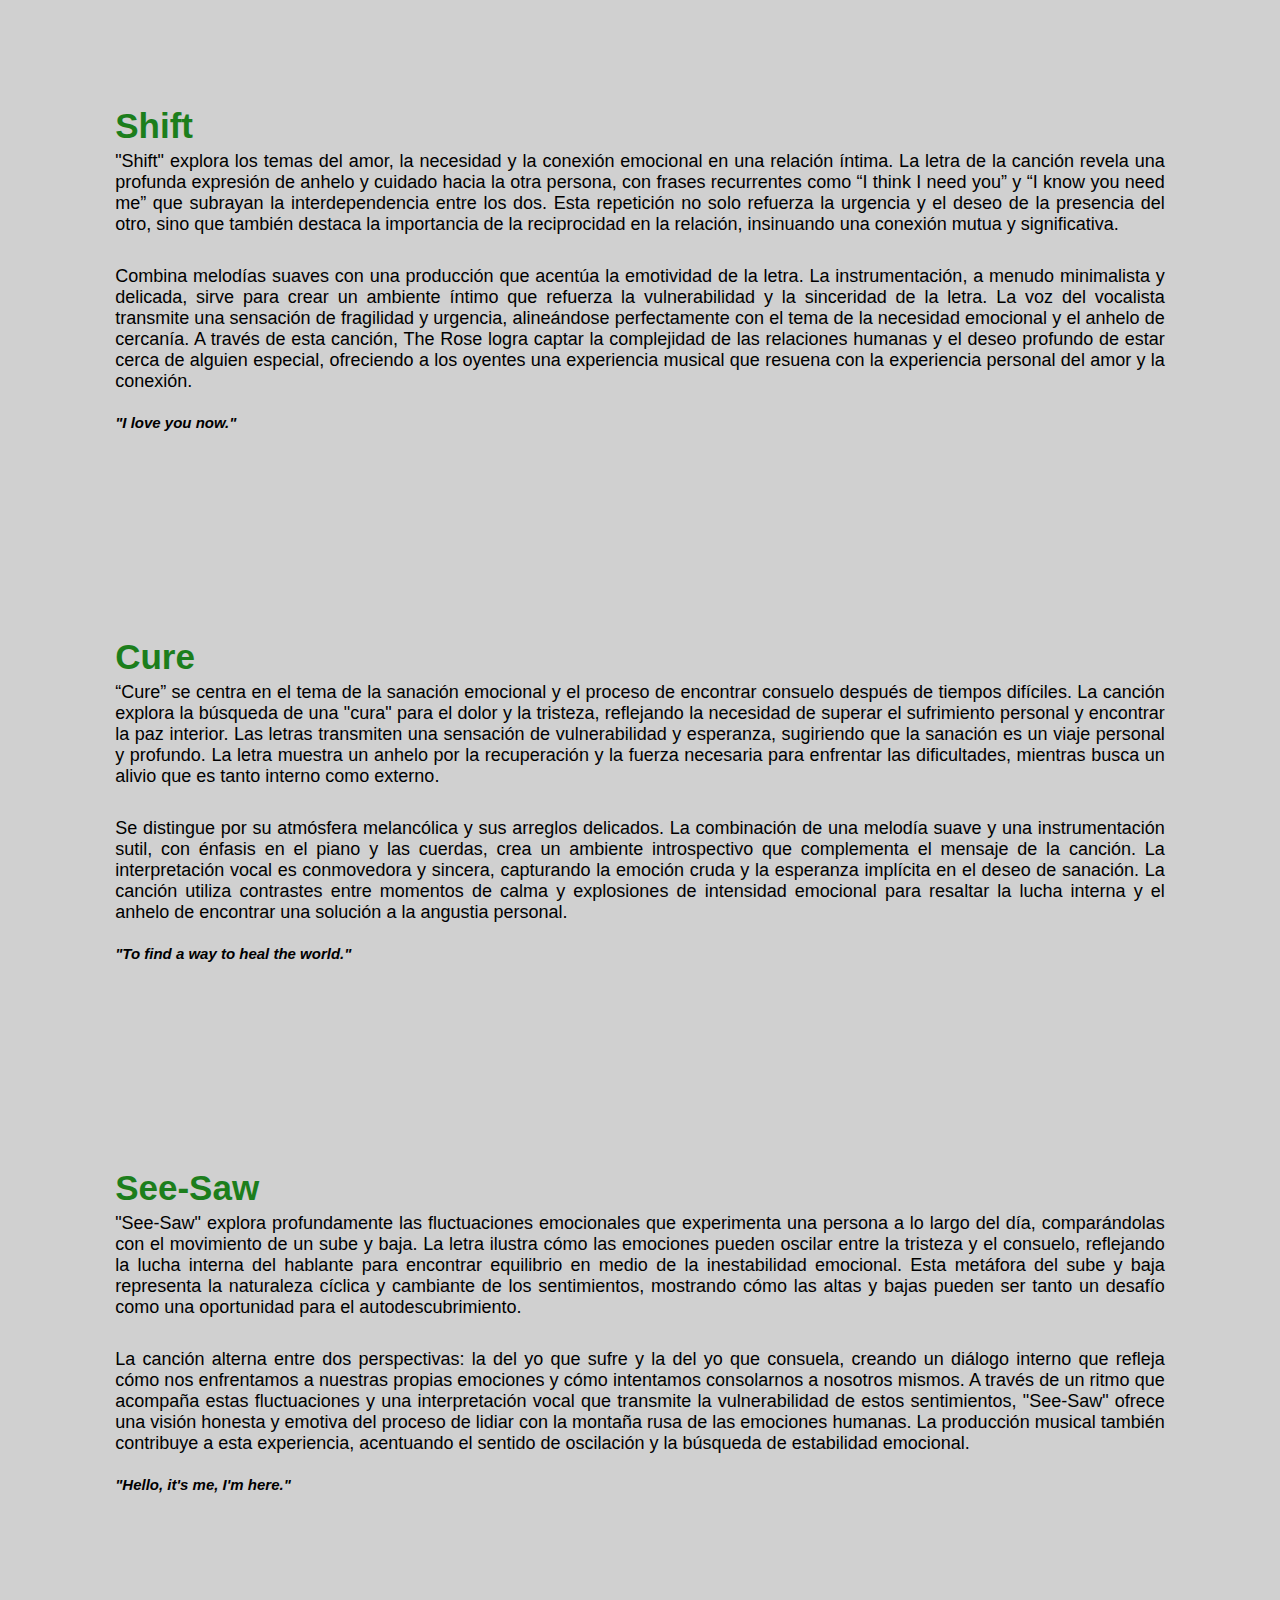
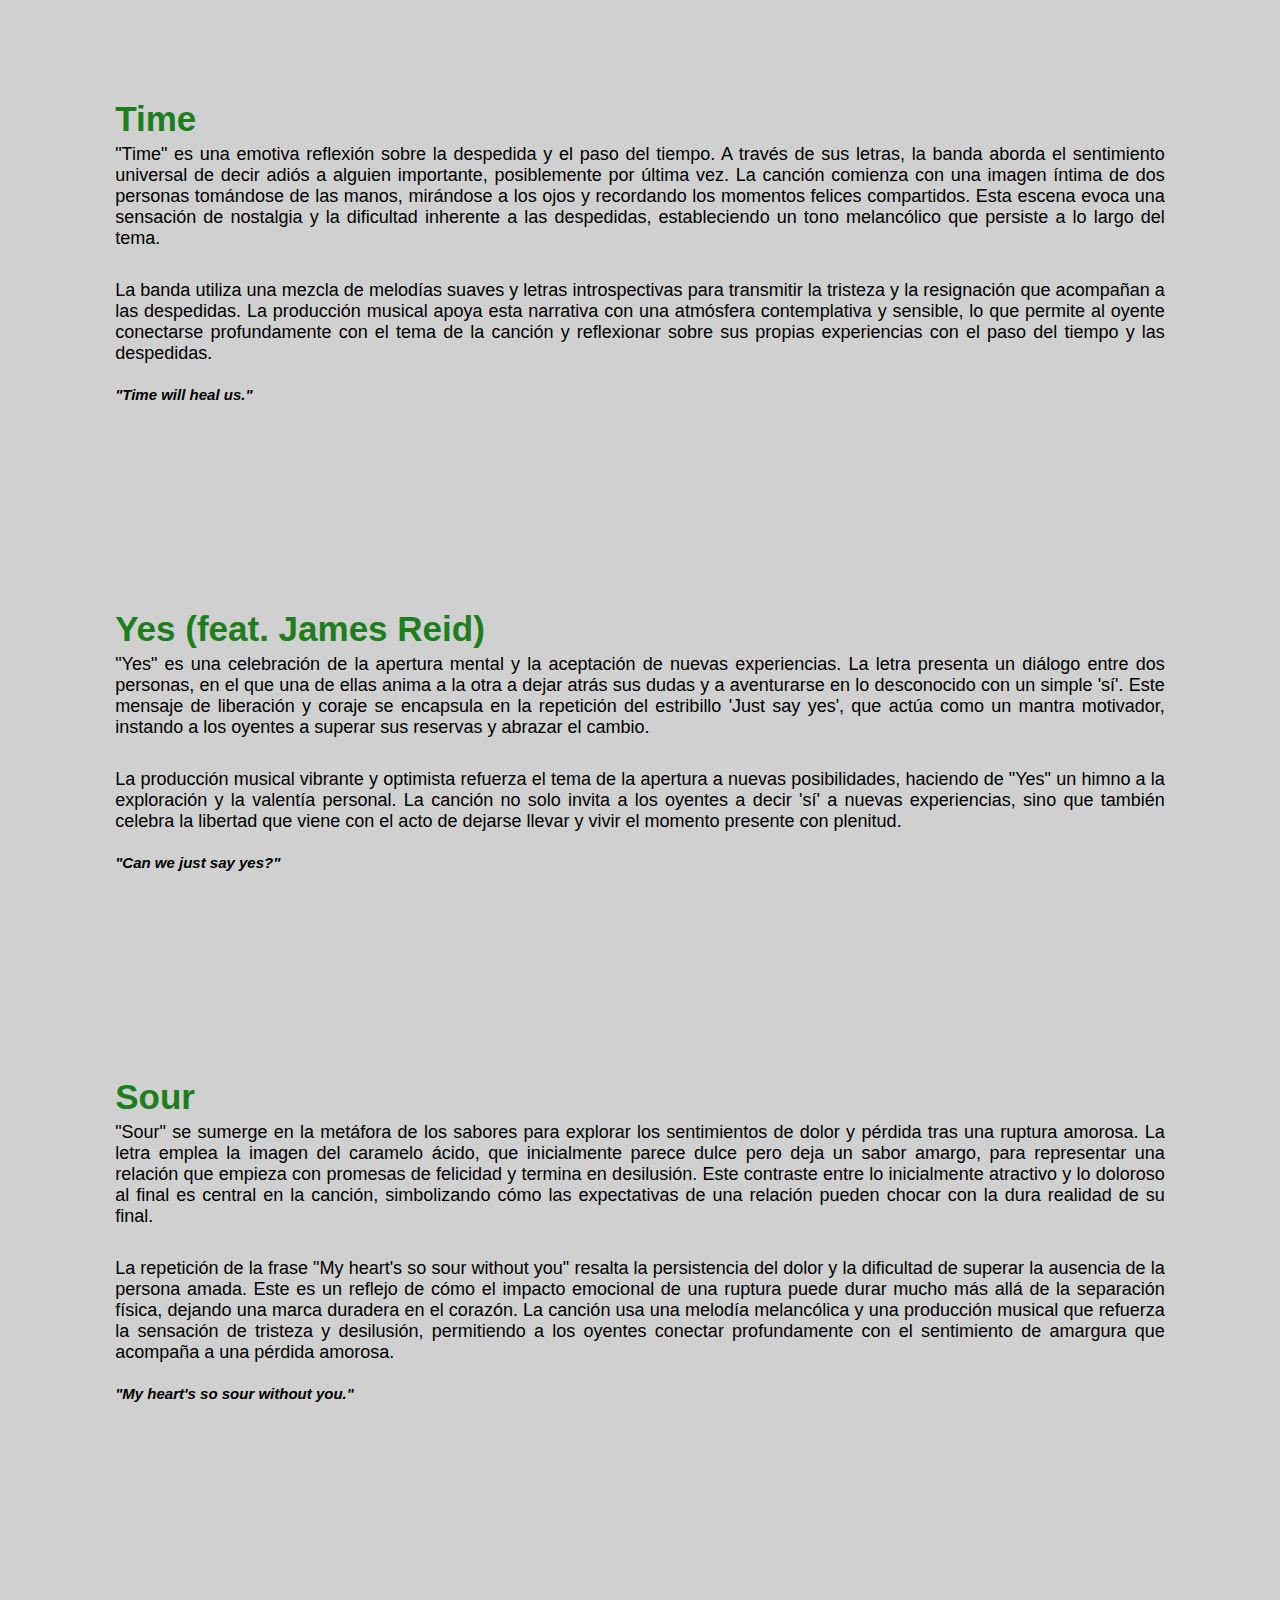
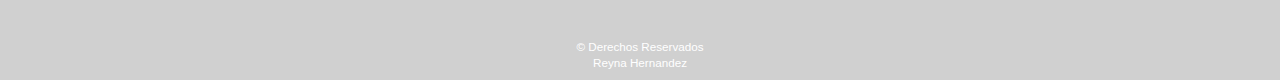
<file: a4.5/heal.html>
<!DOCTYPE html>
<html lang="es">
<head>
    <meta charset="UTF-8">
    <meta name="viewport" content="width=device-widht,initial-scale=1.0">
    <title>Actividad 4</title>
    <link rel="stylesheet" href= "css/estilo.css">
    <link rel="stylesheet" href="css/estilo2.css">

</head>
<body>

    <header>
        <a href=""></a>
        <nav>
            <ul>
                <a href="index.html">INICIO</a>
                <a href="heal.html" class="active">HEAL</a>
                <a href="dual.html">DUAL</a>
            </ul>
        </nav>
    </header>
    
    <main>
        <section class="album-section">
            <div class="album-content">
                <div class="left-column">
                    <a href="https://youtube.com/playlist?list=OLAK5uy_nGn5qA-3Ux8YN1QLBM05GyaydDpu70OdU&si=ueEt_E92-xQSSsHB">
                        <img src="img/HEAL.jpg" alt="Portada del álbum">
                    </a>
                </div>
                <div class="right-column">
                    <h1>HEAL</h1>
                    <p>El álbum HEAL de The Rose es un viaje emocional que invita a los oyentes a reconectar consigo mismos a través de melodías suaves y letras profundas.</p>
                    <br>
                    <p>Publicado en 2022, este trabajo musical simboliza un renacimiento para la banda, transmitiendo un mensaje de sanación y esperanza. Lo más especial de HEAL es que fue inspirado en las historias que sus fans enviaron a través de redes sociales. Cada canción captura las emociones compartidas por los seguidores, tejiendo una narrativa de amor, lucha y superación.</p>
                    <br>
                    <p>A través de una mezcla de sonidos acústicos, voces emotivas y una producción delicada, HEAL ofrece una experiencia auditiva reconfortante. Las letras, cargadas de honestidad y vulnerabilidad, permiten a los oyentes encontrar consuelo en la música, haciendo de este álbum un reflejo perfecto de la capacidad curativa del arte y la conexión entre la banda y sus seguidores.</p>
                </div>
            </div>

            <hr class="divider"> <!-- Línea divisora -->

            <article class="song-explanation">
                <h2>Definition of ugly is</h2>
                <p>En esta pista, la banda aborda la dura realidad de las inseguridades y la percepción distorsionada que muchos tienen sobre sí mismos. Con letras desgarradoras, la canción narra cómo las personas a menudo se ven atrapadas en la lucha interna de definirse por sus defectos, en lugar de por sus virtudes. El título sugiere una crítica a los estándares de belleza impuestos por la sociedad y cómo estos influyen en la autoestima de las personas.</p>
                <br>
                <p>Musicalmente, la canción utiliza arreglos suaves pero poderosos, con una mezcla de guitarras melódicas y voces que transmiten una vulnerabilidad palpable. La interpretación vocal de Woosung es particularmente emotiva, con una crudeza en su tono que refleja el dolor detrás de las palabras. El mensaje central es claro: lo que consideramos "feo" es, en gran parte, subjetivo y autoinfligido, y es un recordatorio de que debemos aprender a aceptarnos a nosotros mismos tal como somos. La canción no solo invita a una reflexión personal, sino que también resuena con cualquiera que haya sentido el peso de la autoimagen negativa.</p>
                <p><span>"Why am I so insecure?"</span></p>
                <iframe style="border-radius:12px" src="https://open.spotify.com/embed/track/67MHiZLTqbghIfZ5F8pU9J?utm_source=generator" width="100%" height="152" frameBorder="0" allowfullscreen="" allow="autoplay; clipboard-write; encrypted-media; fullscreen; picture-in-picture" loading="lazy"></iframe>
            </article>

            <article class="song-explanation">
                <h2>Childhood</h2>
                <p>“Childhood” es una de las canciones más destacadas del álbum HEAL, captura la esencia de la nostalgia, la pérdida de la inocencia y la búsqueda de un sentido de pertenencia. La canción reflexiona sobre los sentimientos agridulces de crecer y dejar atrás la simplicidad y libertad de la niñez. Las letras evocan una sensación de anhelo por los días en que las preocupaciones eran mínimas y la vida no estaba cargada de las complejidades y desafíos que llegan con la adultez.</p>
                <br>
                <p>Desde una perspectiva musical, “Childhood” tiene una producción suave y melancólica que complementa el tono reflexivo de la letra. Las guitarras y los elementos acústicos aportan una sensación de intimidad, como si la banda estuviera compartiendo un recuerdo personal con el oyente. El ritmo relajado y las voces emotivas refuerzan el tema central de la canción: la añoranza de los tiempos pasados y la inevitabilidad del cambio. La combinación de estos elementos crea un ambiente introspectivo y conmovedor, donde la banda invita a los oyentes a reconectarse con esa versión más joven de sí mismos, recordando la importancia de abrazar el presente sin perder de vista las raíces del pasado.</p>
                <p><span>"Judging me for who I am."</span></p>
                <iframe style="border-radius:12px" src="https://open.spotify.com/embed/track/2Z4xd8uK1ATKYicHJxvb4p?utm_source=generator" width="100%" height="152" frameBorder="0" allowfullscreen="" allow="autoplay; clipboard-write; encrypted-media; fullscreen; picture-in-picture" loading="lazy"></iframe>            </article>

            <article class="song-explanation">
                <h2>Shift</h2>
                <p>"Shift" explora los temas del amor, la necesidad y la conexión emocional en una relación íntima. La letra de la canción revela una profunda expresión de anhelo y cuidado hacia la otra persona, con frases recurrentes como “I think I need you” y “I know you need me” que subrayan la interdependencia entre los dos. Esta repetición no solo refuerza la urgencia y el deseo de la presencia del otro, sino que también destaca la importancia de la reciprocidad en la relación, insinuando una conexión mutua y significativa.</p>
                <br>
                <p>Combina melodías suaves con una producción que acentúa la emotividad de la letra. La instrumentación, a menudo minimalista y delicada, sirve para crear un ambiente íntimo que refuerza la vulnerabilidad y la sinceridad de la letra. La voz del vocalista transmite una sensación de fragilidad y urgencia, alineándose perfectamente con el tema de la necesidad emocional y el anhelo de cercanía. A través de esta canción, The Rose logra captar la complejidad de las relaciones humanas y el deseo profundo de estar cerca de alguien especial, ofreciendo a los oyentes una experiencia musical que resuena con la experiencia personal del amor y la conexión.</p>
                <p><span>"I love you now."</span></p>
                <iframe style="border-radius:12px" src="https://open.spotify.com/embed/track/4W63EUgzoAGAR28yEASdgS?utm_source=generator" width="100%" height="152" frameBorder="0" allowfullscreen="" allow="autoplay; clipboard-write; encrypted-media; fullscreen; picture-in-picture" loading="lazy"></iframe>            </article>

            <article class="song-explanation">
                <h2>Cure</h2>
                <p>“Cure” se centra en el tema de la sanación emocional y el proceso de encontrar consuelo después de tiempos difíciles. La canción explora la búsqueda de una "cura" para el dolor y la tristeza, reflejando la necesidad de superar el sufrimiento personal y encontrar la paz interior. Las letras transmiten una sensación de vulnerabilidad y esperanza, sugiriendo que la sanación es un viaje personal y profundo. La letra muestra un anhelo por la recuperación y la fuerza necesaria para enfrentar las dificultades, mientras busca un alivio que es tanto interno como externo.</p>
                <br>
                <p>Se distingue por su atmósfera melancólica y sus arreglos delicados. La combinación de una melodía suave y una instrumentación sutil, con énfasis en el piano y las cuerdas, crea un ambiente introspectivo que complementa el mensaje de la canción. La interpretación vocal es conmovedora y sincera, capturando la emoción cruda y la esperanza implícita en el deseo de sanación. La canción utiliza contrastes entre momentos de calma y explosiones de intensidad emocional para resaltar la lucha interna y el anhelo de encontrar una solución a la angustia personal.</p>
                <p><span>"To find a way to heal the world."</span></p>
                <iframe style="border-radius:12px" src="https://open.spotify.com/embed/track/4lIiHVyFLNiqLQvUodgjIx?utm_source=generator" width="100%" height="152" frameBorder="0" allowfullscreen="" allow="autoplay; clipboard-write; encrypted-media; fullscreen; picture-in-picture" loading="lazy"></iframe>
            </article>

            <article class="song-explanation">
                <h2>See-Saw</h2>
                <p>"See-Saw" explora profundamente las fluctuaciones emocionales que experimenta una persona a lo largo del día, comparándolas con el movimiento de un sube y baja. La letra ilustra cómo las emociones pueden oscilar entre la tristeza y el consuelo, reflejando la lucha interna del hablante para encontrar equilibrio en medio de la inestabilidad emocional. Esta metáfora del sube y baja representa la naturaleza cíclica y cambiante de los sentimientos, mostrando cómo las altas y bajas pueden ser tanto un desafío como una oportunidad para el autodescubrimiento.</p>
                <br>
                <p>La canción alterna entre dos perspectivas: la del yo que sufre y la del yo que consuela, creando un diálogo interno que refleja cómo nos enfrentamos a nuestras propias emociones y cómo intentamos consolarnos a nosotros mismos. A través de un ritmo que acompaña estas fluctuaciones y una interpretación vocal que transmite la vulnerabilidad de estos sentimientos, "See-Saw" ofrece una visión honesta y emotiva del proceso de lidiar con la montaña rusa de las emociones humanas. La producción musical también contribuye a esta experiencia, acentuando el sentido de oscilación y la búsqueda de estabilidad emocional.</p>
                <p><span>"Hello, it's me, I'm here."</span></p>
                <iframe style="border-radius:12px" src="https://open.spotify.com/embed/track/2i1Obkaku5RnCjxDIk7DzI?utm_source=generator" width="100%" height="152" frameBorder="0" allowfullscreen="" allow="autoplay; clipboard-write; encrypted-media; fullscreen; picture-in-picture" loading="lazy"></iframe>
            </article>

            <article class="song-explanation">
                <h2>Time</h2>
                <p>"Time" es una emotiva reflexión sobre la despedida y el paso del tiempo. A través de sus letras, la banda aborda el sentimiento universal de decir adiós a alguien importante, posiblemente por última vez. La canción comienza con una imagen íntima de dos personas tomándose de las manos, mirándose a los ojos y recordando los momentos felices compartidos. Esta escena evoca una sensación de nostalgia y la dificultad inherente a las despedidas, estableciendo un tono melancólico que persiste a lo largo del tema.</p>
                <br>
                <p> La banda utiliza una mezcla de melodías suaves y letras introspectivas para transmitir la tristeza y la resignación que acompañan a las despedidas. La producción musical apoya esta narrativa con una atmósfera contemplativa y sensible, lo que permite al oyente conectarse profundamente con el tema de la canción y reflexionar sobre sus propias experiencias con el paso del tiempo y las despedidas.</p>
                <p><span>"Time will heal us."</span></p>
                <iframe style="border-radius:12px" src="https://open.spotify.com/embed/track/3SfryNlBaUld6yNcpUxzpS?utm_source=generator" width="100%" height="152" frameBorder="0" allowfullscreen="" allow="autoplay; clipboard-write; encrypted-media; fullscreen; picture-in-picture" loading="lazy"></iframe>
            </article>

            <article class="song-explanation">
                <h2>Yes (feat. James Reid)</h2>
                <p>"Yes" es una celebración de la apertura mental y la aceptación de nuevas experiencias. La letra presenta un diálogo entre dos personas, en el que una de ellas anima a la otra a dejar atrás sus dudas y a aventurarse en lo desconocido con un simple 'sí'. Este mensaje de liberación y coraje se encapsula en la repetición del estribillo 'Just say yes', que actúa como un mantra motivador, instando a los oyentes a superar sus reservas y abrazar el cambio.</p>
                <br>
                <p>La producción musical vibrante y optimista refuerza el tema de la apertura a nuevas posibilidades, haciendo de "Yes" un himno a la exploración y la valentía personal. La canción no solo invita a los oyentes a decir 'sí' a nuevas experiencias, sino que también celebra la libertad que viene con el acto de dejarse llevar y vivir el momento presente con plenitud.</p>
                <p><span>"Can we just say yes?"</span></p>
                <iframe style="border-radius:12px" src="https://open.spotify.com/embed/track/7rXgJUG1dp42FJMjYsD7EW?utm_source=generator" width="100%" height="152" frameBorder="0" allowfullscreen="" allow="autoplay; clipboard-write; encrypted-media; fullscreen; picture-in-picture" loading="lazy"></iframe>
            </article>

            <article class="song-explanation">
                <h2>Sour</h2>
                <p>"Sour" se sumerge en la metáfora de los sabores para explorar los sentimientos de dolor y pérdida tras una ruptura amorosa. La letra emplea la imagen del caramelo ácido, que inicialmente parece dulce pero deja un sabor amargo, para representar una relación que empieza con promesas de felicidad y termina en desilusión. Este contraste entre lo inicialmente atractivo y lo doloroso al final es central en la canción, simbolizando cómo las expectativas de una relación pueden chocar con la dura realidad de su final.</p>
                <br>
                <p>La repetición de la frase "My heart's so sour without you" resalta la persistencia del dolor y la dificultad de superar la ausencia de la persona amada. Este es un reflejo de cómo el impacto emocional de una ruptura puede durar mucho más allá de la separación física, dejando una marca duradera en el corazón. La canción usa una melodía melancólica y una producción musical que refuerza la sensación de tristeza y desilusión, permitiendo a los oyentes conectar profundamente con el sentimiento de amargura que acompaña a una pérdida amorosa.</p>
                <p><span>"My heart's so sour without you."</span></p>
                <iframe style="border-radius:12px" src="https://open.spotify.com/embed/track/3Jd4JERZ7EP1bdeWRh0rsD?utm_source=generator" width="100%" height="152" frameBorder="0" allowfullscreen="" allow="autoplay; clipboard-write; encrypted-media; fullscreen; picture-in-picture" loading="lazy"></iframe>
            </article>

        </section>

    </main>
    

    <footer>
        <small>&copy; Derechos Reservados<br>Reyna Hernandez</small>
    </footer>


</body>
</html>
</file>
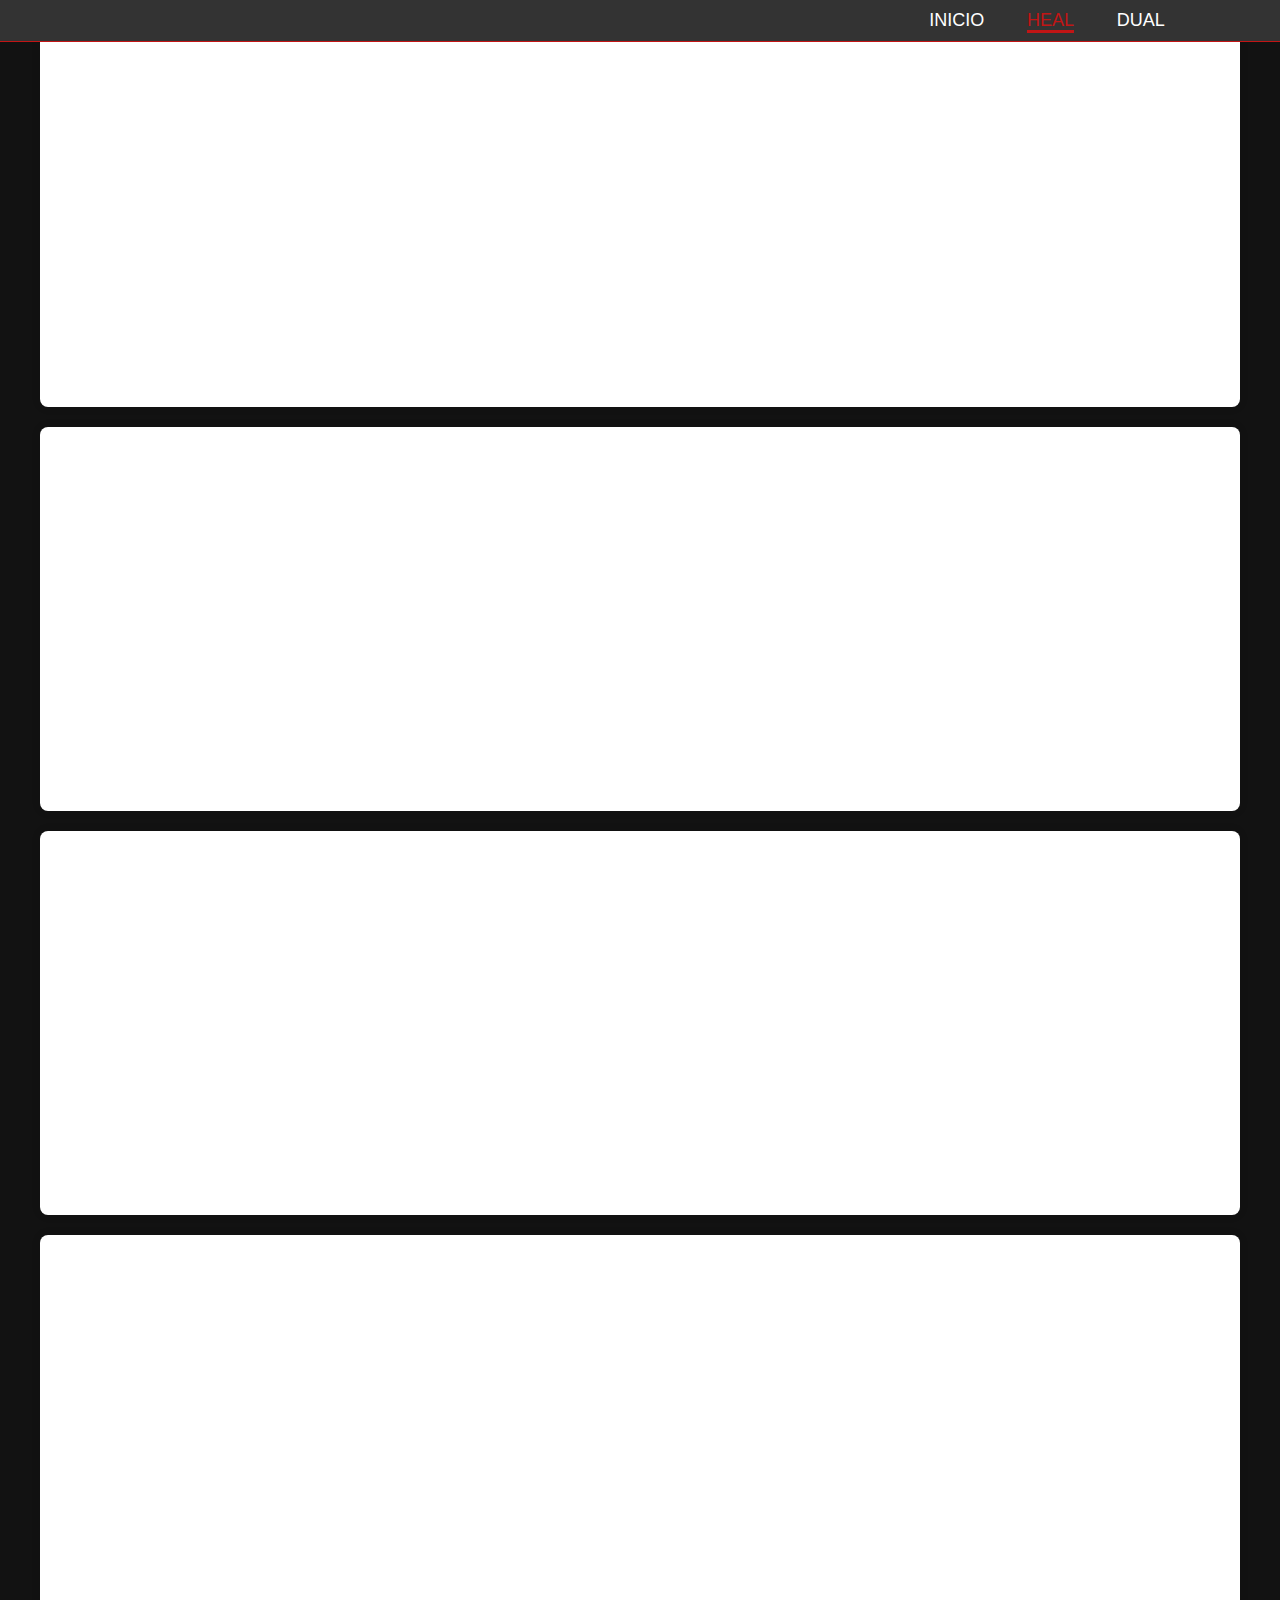
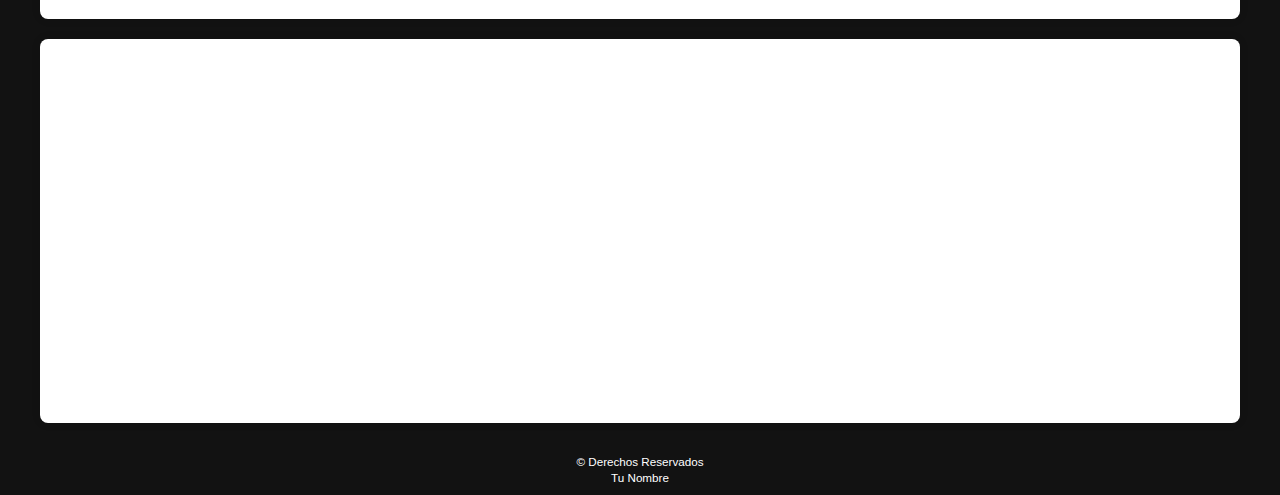
<file: a4.5/series.html>
<!DOCTYPE html>
<html lang="es">
<head>
    <meta charset="UTF-8">
    <meta name="viewport" content="width=device-widht,initial-scale=1.0">
    <title>Actividad 4</title>
    <link rel="stylesheet" href= "series.css">

</head>
<body>

    <header>
        <a href=""></a>
        <nav>
            <ul>
                <a href="index.html">INICIO</a>
                <a href="heal.html" class="active">HEAL</a>
                <a href="dual.html">DUAL</a>
            </ul>
        </nav>
    </header>

    <main>
        <section class="series-section">
            <h1>Mis Cinco Series Favoritas</h1>

            <div class="series-item">
                <h2>Serie 1</h2>
                <p>Una breve descripción de la Serie 1. Aquí puedes hablar sobre la trama, los personajes principales y lo que te gusta de ella.</p>
                <iframe width="560" height="315" src="https://www.youtube.com/embed/ID_DEL_VIDEO_1" title="YouTube video player" frameborder="0" allow="accelerometer; autoplay; clipboard-write; encrypted-media; gyroscope; picture-in-picture" allowfullscreen></iframe>
            </div>

            <div class="series-item">
                <h2>Serie 2</h2>
                <p>Una breve descripción de la Serie 2. Aquí puedes hablar sobre la trama, los personajes principales y lo que te gusta de ella.</p>
                <iframe width="560" height="315" src="https://www.youtube.com/embed/ID_DEL_VIDEO_2" title="YouTube video player" frameborder="0" allow="accelerometer; autoplay; clipboard-write; encrypted-media; gyroscope; picture-in-picture" allowfullscreen></iframe>
            </div>

            <div class="series-item">
                <h2>Serie 3</h2>
                <p>Una breve descripción de la Serie 3. Aquí puedes hablar sobre la trama, los personajes principales y lo que te gusta de ella.</p>
                <iframe width="560" height="315" src="https://www.youtube.com/embed/ID_DEL_VIDEO_3" title="YouTube video player" frameborder="0" allow="accelerometer; autoplay; clipboard-write; encrypted-media; gyroscope; picture-in-picture" allowfullscreen></iframe>
            </div>

            <div class="series-item">
                <h2>Serie 4</h2>
                <p>Una breve descripción de la Serie 4. Aquí puedes hablar sobre la trama, los personajes principales y lo que te gusta de ella.</p>
                <iframe width="560" height="315" src="https://www.youtube.com/embed/ID_DEL_VIDEO_4" title="YouTube video player" frameborder="0" allow="accelerometer; autoplay; clipboard-write; encrypted-media; gyroscope; picture-in-picture" allowfullscreen></iframe>
            </div>

            <div class="series-item">
                <h2>Serie 5</h2>
                <p>Una breve descripción de la Serie 5. Aquí puedes hablar sobre la trama, los personajes principales y lo que te gusta de ella.</p>
                <iframe width="560" height="315" src="https://www.youtube.com/embed/ID_DEL_VIDEO_5" title="YouTube video player" frameborder="0" allow="accelerometer; autoplay; clipboard-write; encrypted-media; gyroscope; picture-in-picture" allowfullscreen></iframe>
            </div>
        </section>
    </main>

    <footer>
        <small>&copy; Derechos Reservados<br>Tu Nombre</small>
    </footer>
</body>
</file>
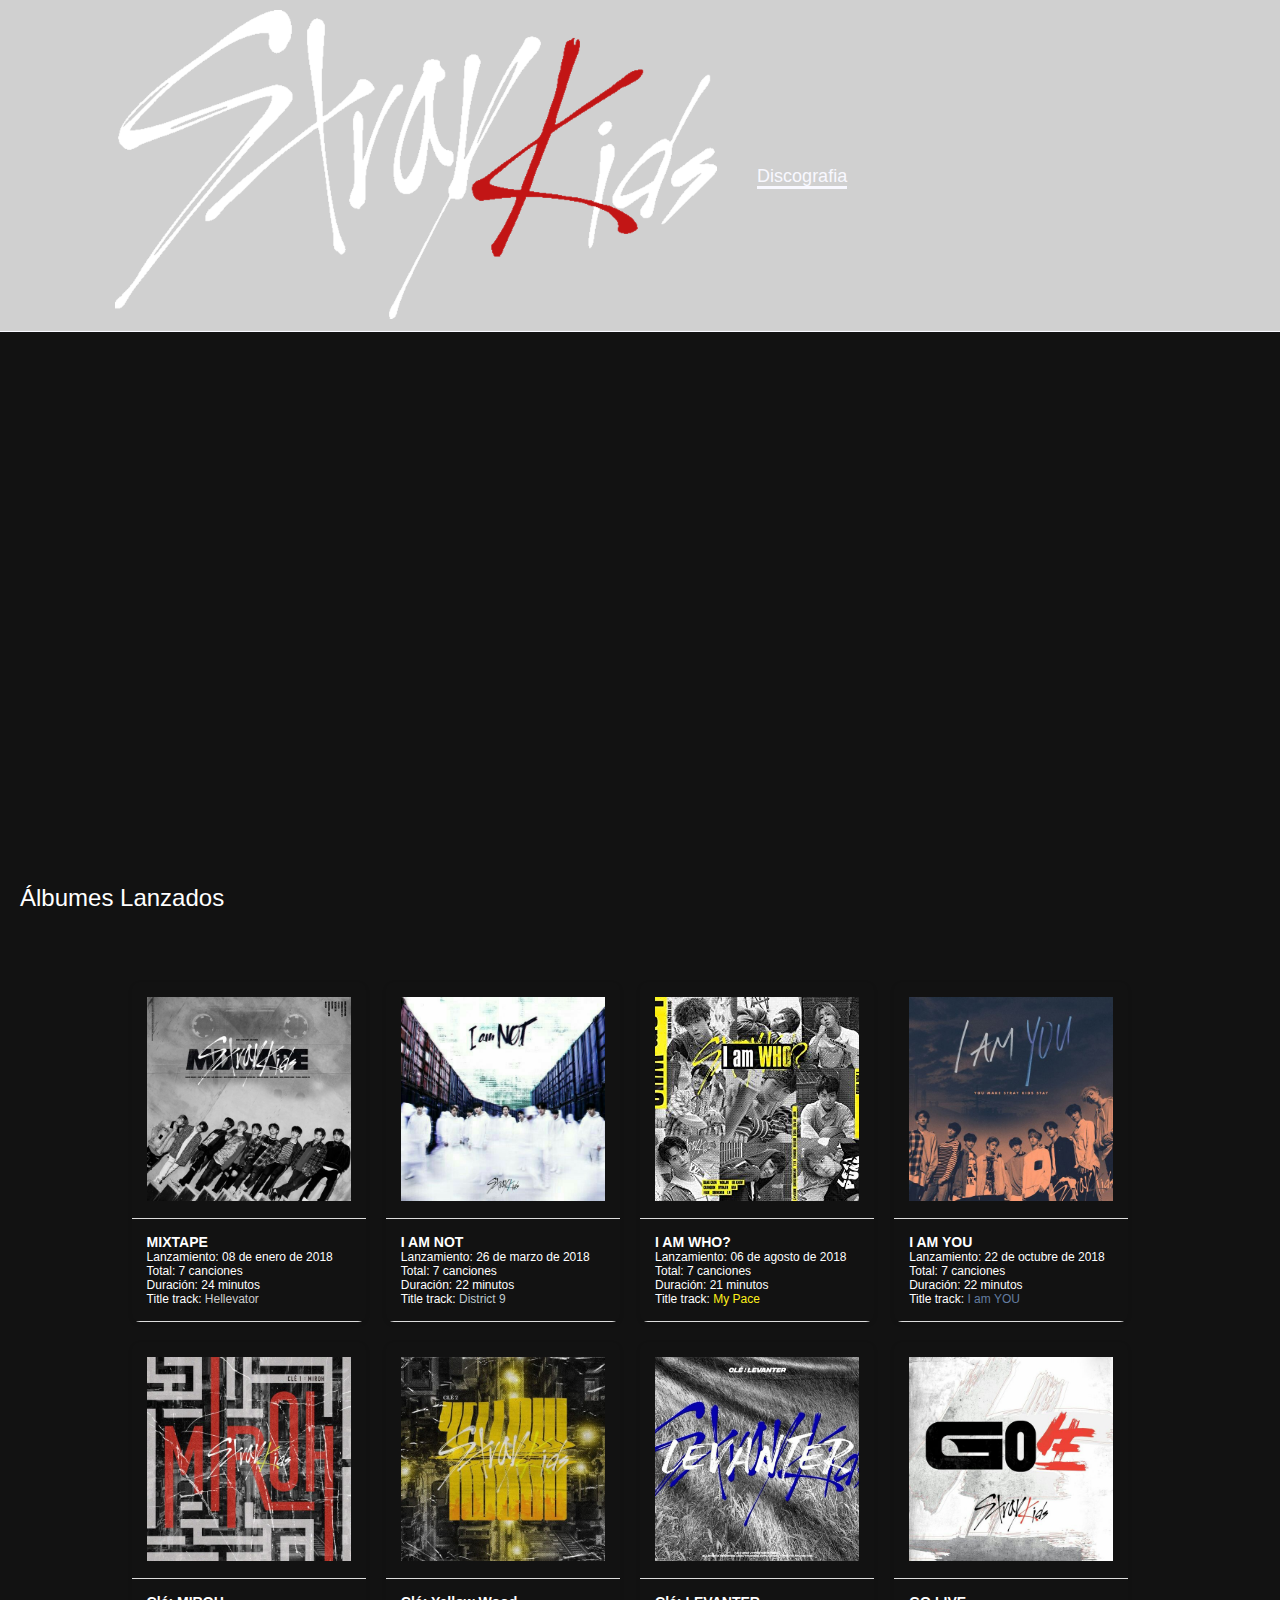
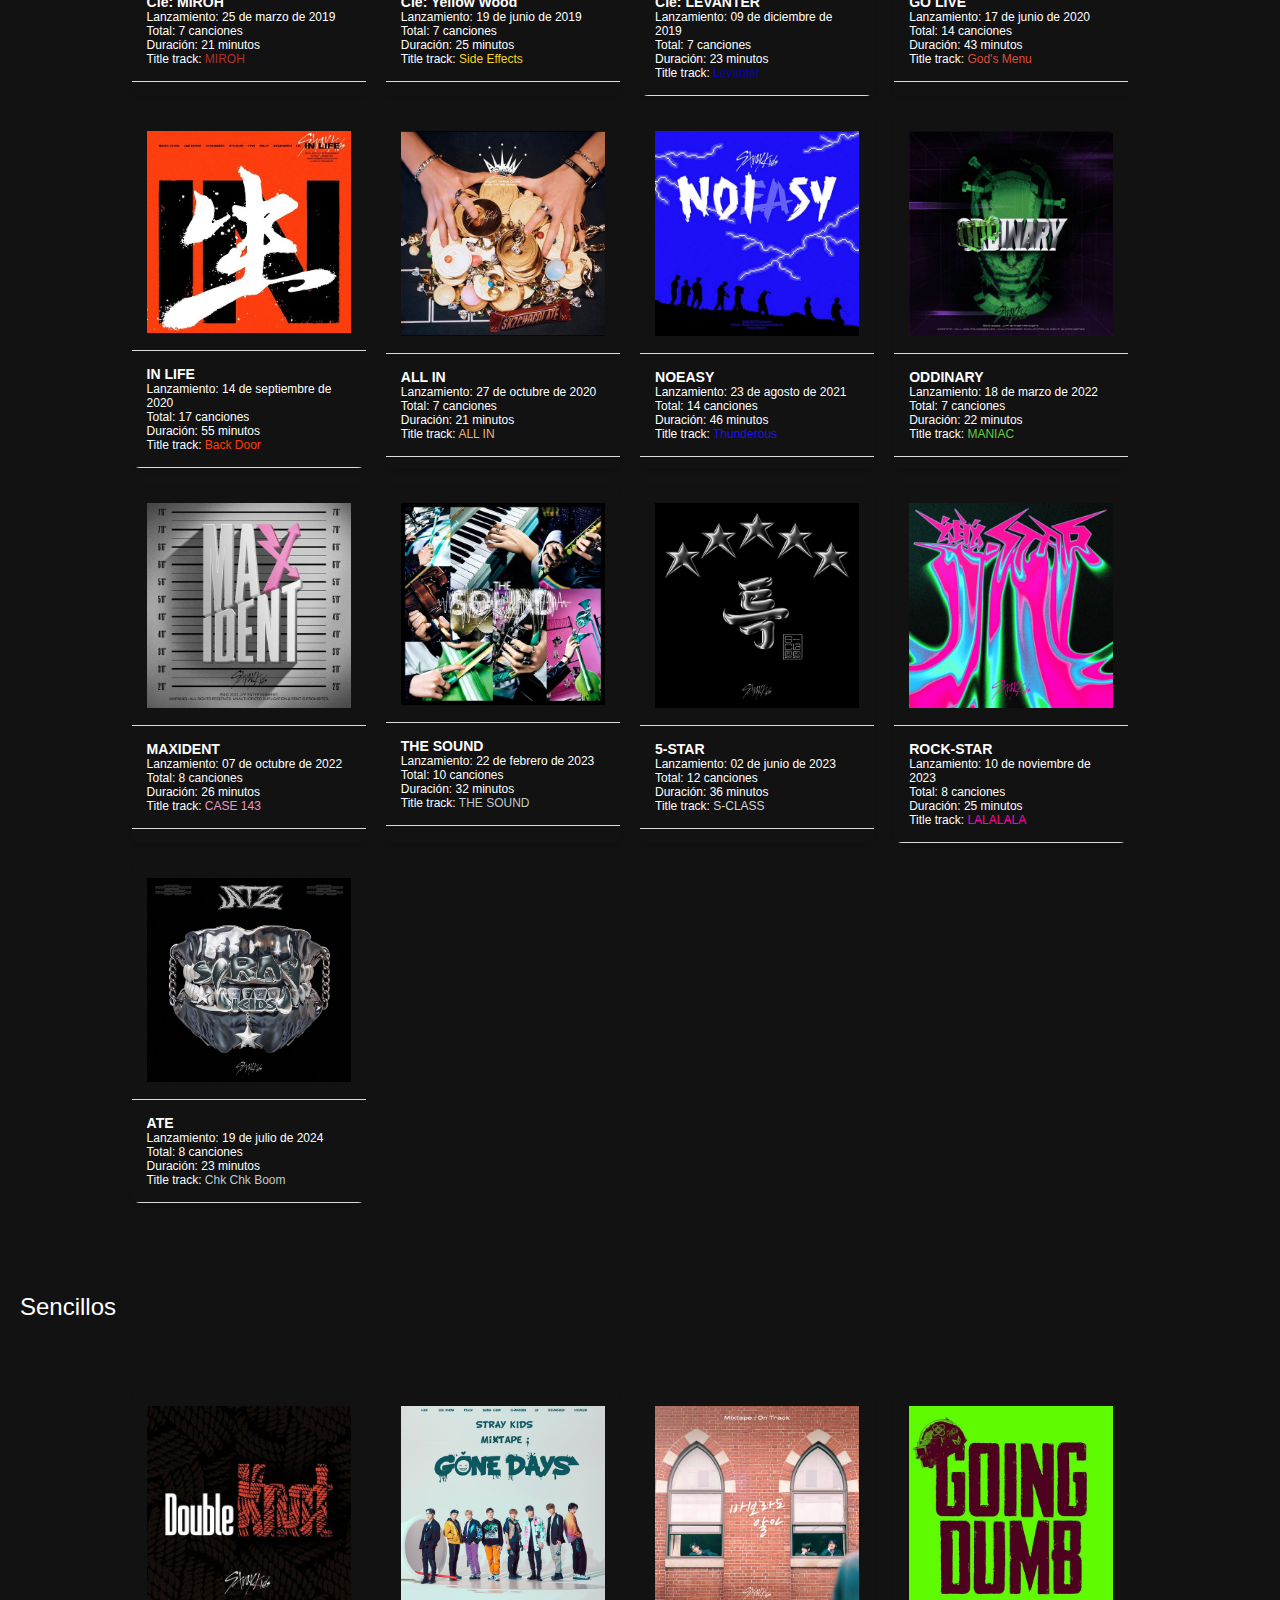
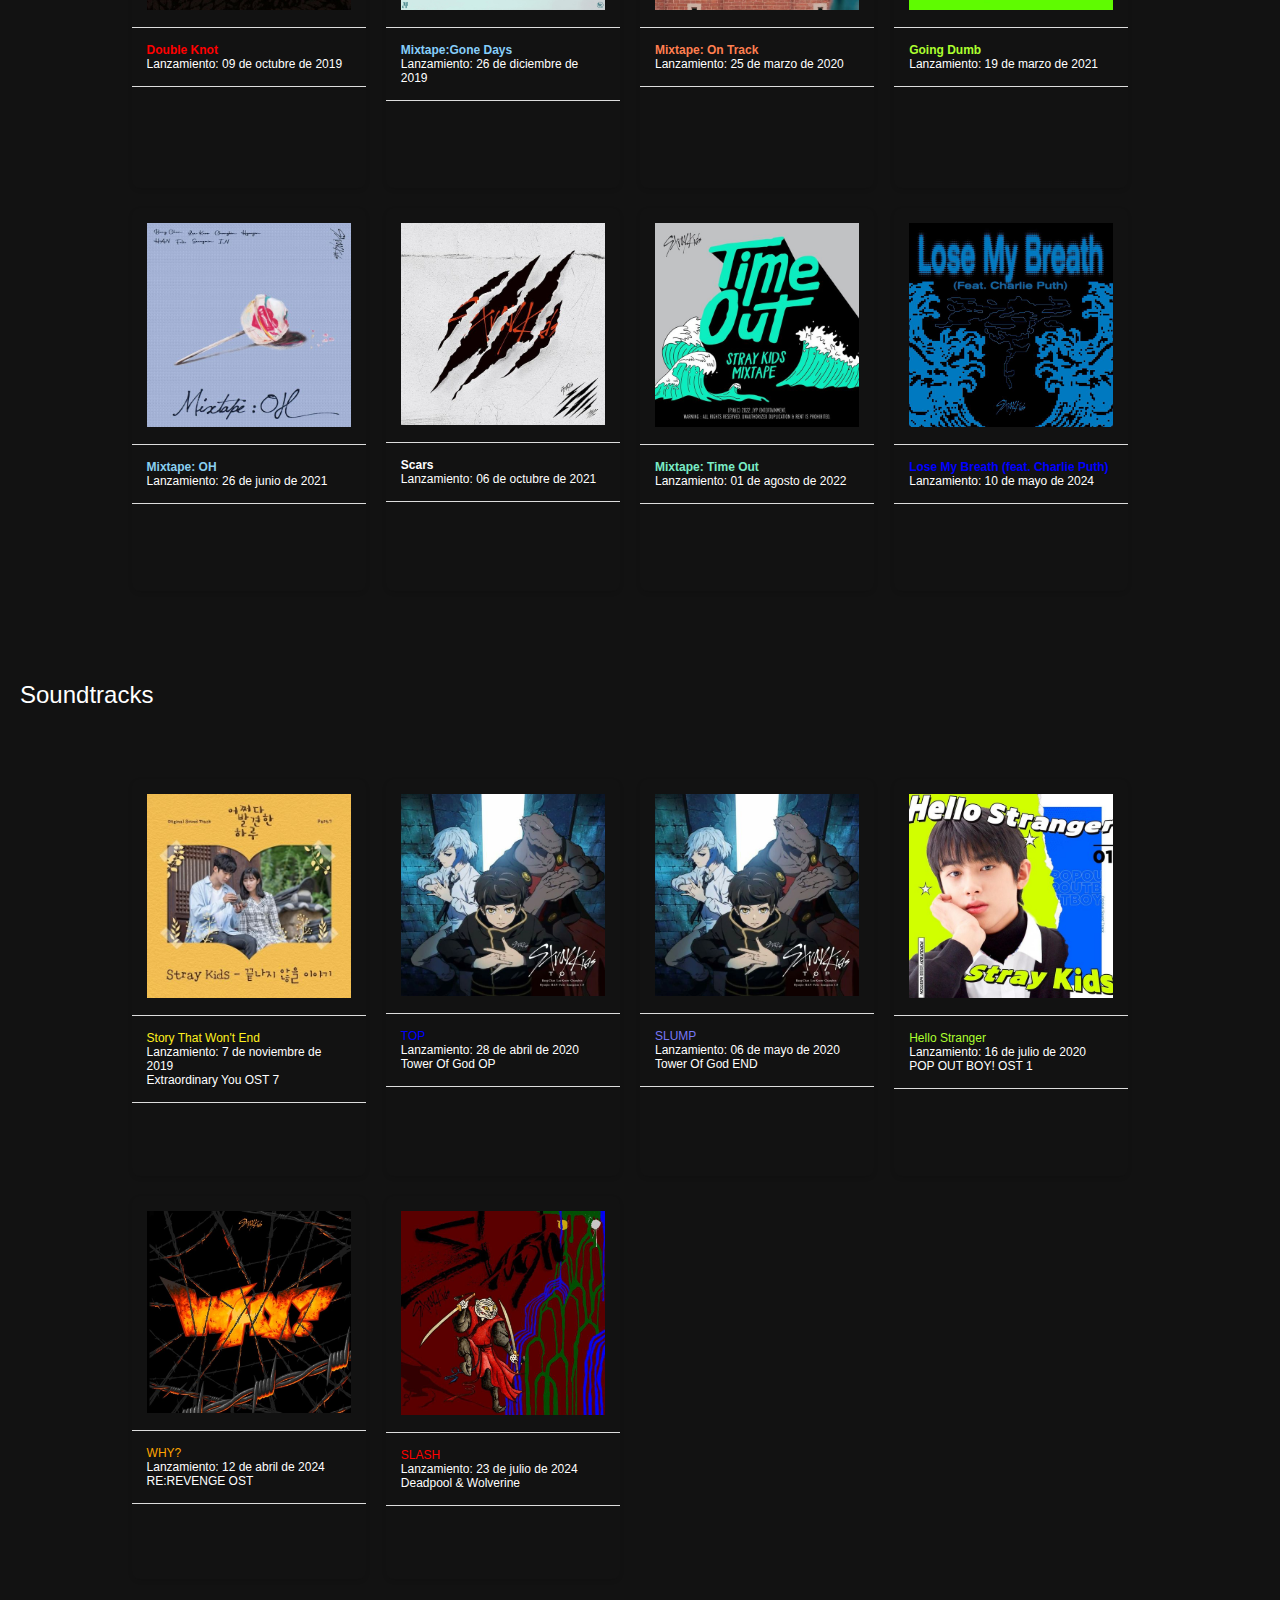
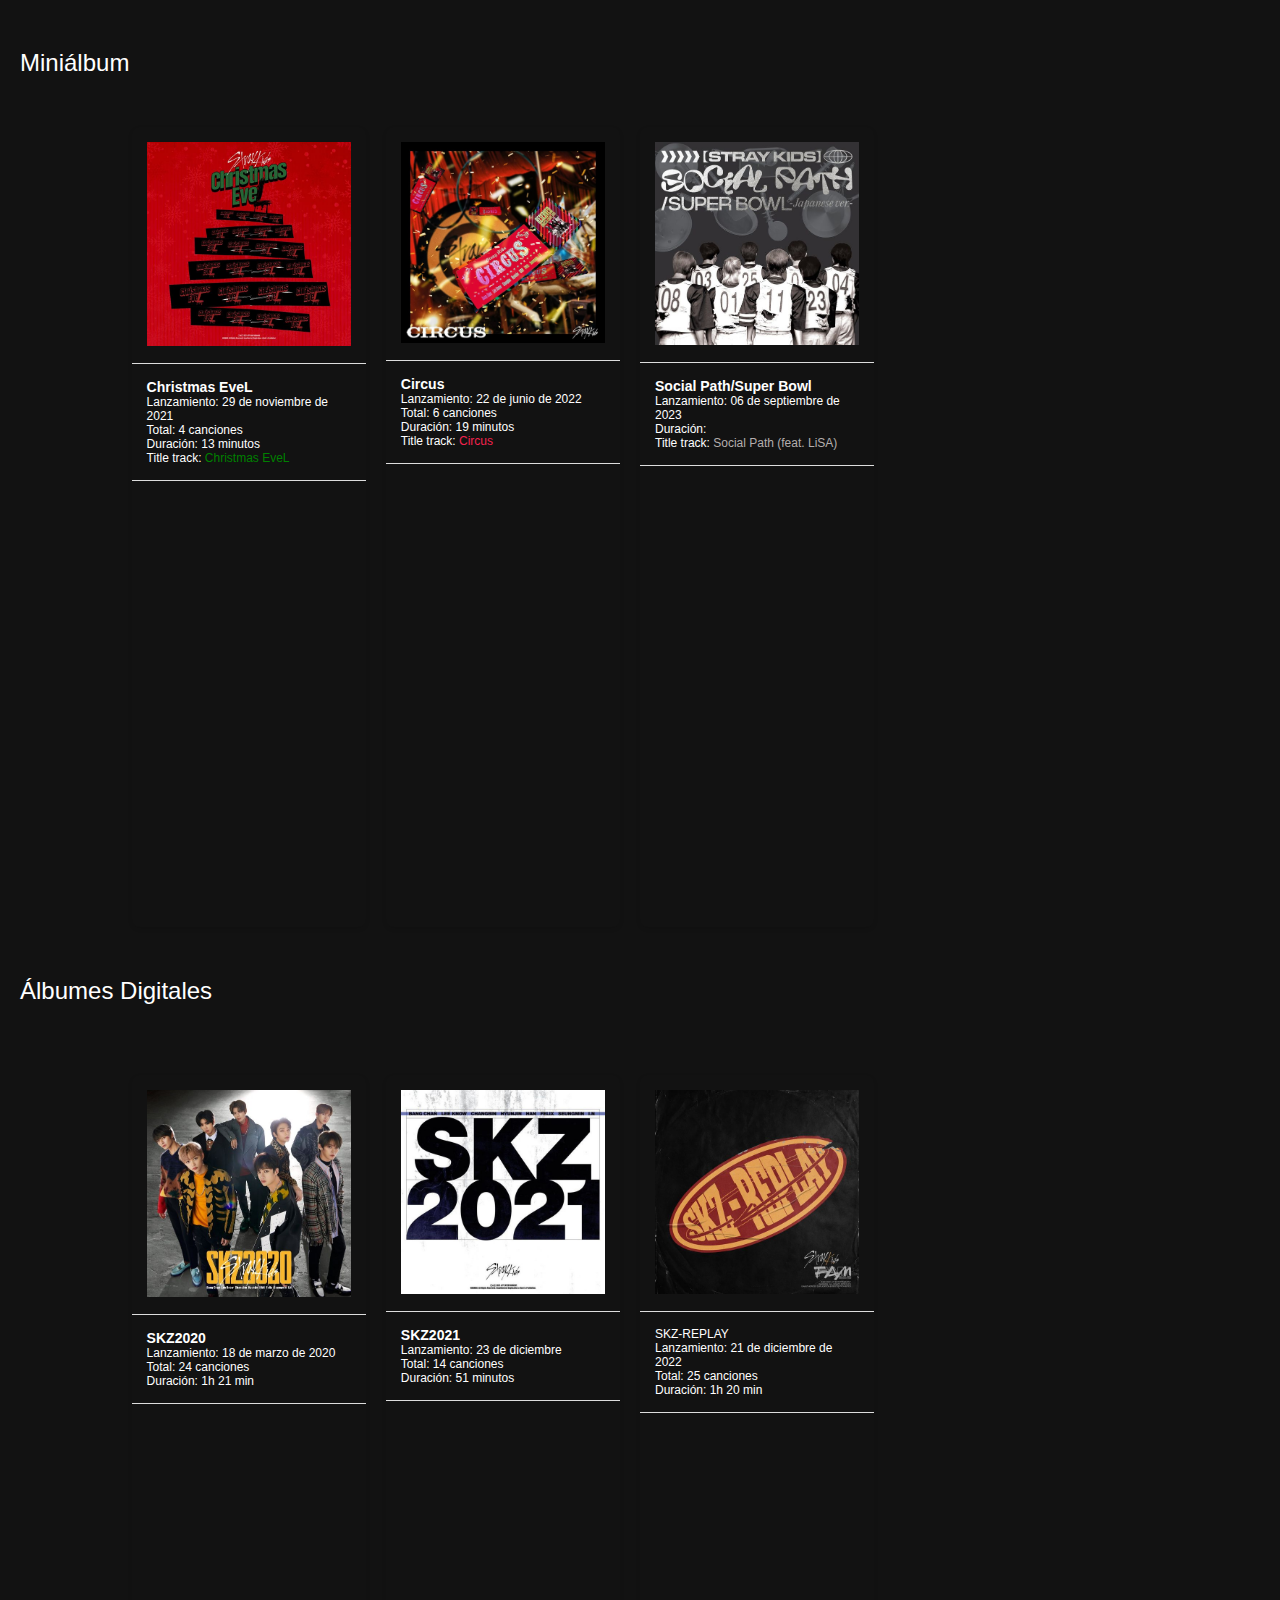
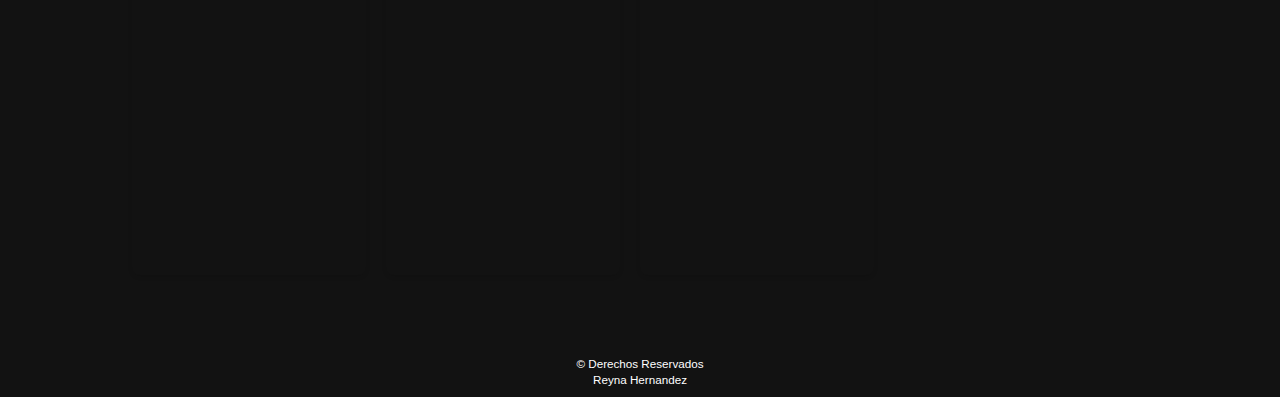
<file: a4/discografia.html>
<!DOCTYPE html>
<html lang="es">
<head>
    <meta charset="UTF-8">
    <meta name="viewport" content="width=device-width,initial-scale=1.0">
    <title>Actividad 4</title>
    <link rel="stylesheet" href="css/estilo.css">
    <link rel="stylesheet" href="css/estilo2.css">
    <script src="https://www.youtube.com/iframe_api"></script>
</head>

<body>
    <header>
        <a href="https://straykids.jype.com/" class="logo">
            <img src="img/logo.png" alt="Logo Stray Kids">
        </a>
        <nav>
            <ul>
                <a href="index.html">Inicio</a>
                <a href="#">Biografía</a>
                <a href="integrantes.html">Integrantes</a>
                <a href="discografia.html" class="active">Discografia</a>
                <a href="#">Variedades</a>
            </ul>
        </nav>
    </header>

    <main>

<!--insertar video guardado-->    
        <div class="video-title">
            <h2>Trayectoria Musical</h2>
        </div>

        <iframe width="99%" height="650" src="https://www.youtube.com/embed/kMxuLQWMOLc?si=XF7NaCPJ3JrEgrLS&amp;start=10" title="YouTube video player" frameborder="0" allow="accelerometer; autoplay; clipboard-write; encrypted-media; gyroscope; picture-in-picture; web-share" referrerpolicy="strict-origin-when-cross-origin" allowfullscreen></iframe>

        <p class="album-header">Álbumes Lanzados</p>
<!--ordenar los albumes en tres columnas con su respectiva informacion debajo-->
        <section class="album-list">
            <article class="album">
                <div class="album-image">
                    <img src="img/MIXTAPE.jpg" alt="Carátula del Álbum 1" id="album1">
                </div>
                <div class="album-details">
                    <h3>MIXTAPE</h3>
                    <p>Lanzamiento: 08 de enero de 2018</p>
                    <p>Total: 7 canciones</p>
                    <p>Duración: 24 minutos </p>
                    <p>Title track: <a href="https://www.youtube.com/watch?v=AdfIfFGCqgo" style="color: #cdcdcd;">Hellevator</a>
                </div>
            </article>
            <article class="album">
                <div class="album-image">
                    <img src="img/I AM NOT.jpg" alt="Carátula del Álbum 2" id="album2">
                </div>
                <div class="album-details">
                    <h3>I AM NOT</h3>
                    <p>Lanzamiento: 26 de marzo de 2018</p>
                    <p>Total: 7 canciones</p>
                    <p>Duración: 22 minutos </p>
                    <p>Title track: <a href="https://www.youtube.com/watch?v=u6unJQownW4" style="color: #becacd;">District 9</a>
                </div>
            </article>
            <article class="album">
                <div class="album-image">
                    <img src="img/I AM WHO.jpg" alt="Carátula del Álbum 3" id="album3">
                </div>
                <div class="album-details">
                    <h3>I AM WHO?</h3>
                    <p>Lanzamiento: 06 de agosto de 2018</p>
                    <p>Total: 7 canciones</p>
                    <p>Duración: 21 minutos </p>
                    <p>Title track: <a href="https://www.youtube.com/watch?v=pok5yDw77uM&pp=ygUHbXkgcGFjZQ%3D%3D" style="color:#fef01b">My Pace</a></p>
                </div>
            </article>
            <article class="album">
                <div class="album-image">
                    <img src="img/I AM YOU.jpg" alt="Carátula del Álbum 4" id="album4">
                </div>
                <div class="album-details">
                    <h3>I AM YOU</h3>
                    <p>Lanzamiento: 22 de octubre de 2018</p>
                    <p>Total: 7 canciones</p>
                    <p>Duración: 22 minutos </p>
                    <p>Title track: <a href="https://www.youtube.com/watch?v=CNfodZluR-Q&pp=ygUMaSBhbSB5b3Ugc2t6" style="color:#647da0">I am YOU</a></p>
                </div>
            </article>
            <article class="album">
                <div class="album-image">
                    <img src="img/MIROH.jpg" alt="Carátula del Álbum 5" id="album5">
                </div>
                <div class="album-details">
                    <h3>Clé: MIROH</h3>
                    <p>Lanzamiento: 25 de marzo de 2019</p>
                    <p>Total: 7 canciones</p>
                    <p>Duración: 21 minutos </p>
                    <p>Title track: <a href="https://www.youtube.com/watch?v=Dab4EENTW5I&pp=ygUFbWlyb2g%3D" style="color:#b33127">MIROH</a></p>
                </div>
            </article>
            <article class="album">
                <div class="album-image">
                    <img src="img/YELLOW WOOD.jpg" alt="Carátula del Álbum 6" id="album6">
                </div>
                <div class="album-details">
                    <h3>Clé: Yellow Wood</h3>
                    <p>Lanzamiento: 19 de junio de 2019</p>
                    <p>Total: 7 canciones</p>
                    <p>Duración: 25 minutos </p>
                    <p>Title track: <a href="https://www.youtube.com/watch?v=5rPluw_-Eb4&pp=ygUMc2lkZSBlZmZlY3Rz" style="color:#f6d51d">Side Effects</a></p>
                </div>
            </article>
            <article class="album">
                <div class="album-image">
                    <img src="img/LEVANTER.jpg" alt="Carátula del Álbum 7" id="album7">
                </div>
                <div class="album-details">
                    <h3>Clé: LEVANTER</h3>
                    <p>Lanzamiento: 09 de diciembre de 2019</p>
                    <p>Total: 7 canciones</p>
                    <p>Duración: 23 minutos </p>
                    <p>Title track: <a href="https://www.youtube.com/watch?v=Fpgd3ac3_nM&pp=ygUMbGV2YW50ZXIgc2t6" style="color:#0902b1">Levanter</a></p>
                </div>
            </article>
            <article class="album">
                <div class="album-image">
                    <img src="img/GO LIVE.jpg" alt="Carátula del Álbum 8" id="album8">
                </div>
                <div class="album-details">
                    <h3>GO LIVE</h3>
                    <p>Lanzamiento: 17 de junio de 2020</p>
                    <p>Total: 14 canciones</p>
                    <p>Duración: 43 minutos </p>
                    <p>Title track: <a href="https://www.youtube.com/watch?v=TQTlCHxyuu8&pp=ygUKZ29kJ3MgbWVudQ%3D%3D" style="color:#db4e3b">God's Menu</a></p>
                </div>
            </article>
            <article class="album">
                <div class="album-image">
                    <img src="img/IN LIFE.jpg" alt="Carátula del Álbum 9" id="album9">
                </div>
                <div class="album-details">
                    <h3>IN LIFE</h3>
                    <p>Lanzamiento: 14 de septiembre de 2020</p>
                    <p>Total: 17 canciones</p>
                    <p>Duración: 55 minutos </p>
                    <p>Title track: <a href="https://www.youtube.com/watch?v=X-uJtV8ScYk&pp=ygUVYmFjayBkb29yIHN0cmF5IGvEsWRz" style="color:#fd3d0e">Back Door</a></p>
                </div>
            </article>
            <article class="album">
                <div class="album-image">
                    <img src="img/ALL IN.jpg" alt="Carátula del Álbum 10" id="album10">
                </div>
                <div class="album-details">
                    <h3>ALL IN</h3>
                    <p>Lanzamiento: 27 de octubre de 2020</p>
                    <p>Total: 7 canciones</p>
                    <p>Duración: 21 minutos </p>
                    <p>Title track: <a href="https://www.youtube.com/watch?v=ySxIjeCScgY" style="color:#e9b679">ALL IN</a></p>
                </div>
            </article>
            <article class="album">
                <div class="album-image">
                    <img src="img/NOEASY.jpg" alt="Carátula del Álbum 11" id="album11">
                </div>
                <div class="album-details">
                    <h3>NOEASY</h3>
                    <p>Lanzamiento: 23 de agosto de 2021</p>
                    <p>Total: 14 canciones</p>
                    <p>Duración: 46 minutos </p>
                    <p>Title track: <a href="https://www.youtube.com/watch?v=EaswWiwMVs8&pp=ygUKdGh1bmRlcm91cw%3D%3D" style="color:#1d11f6">Thunderous</a></p>
                </div>
            </article>
            <article class="album">
                <div class="album-image">
                    <img src="img/oddinary2.jpg" alt="Carátula del Álbum 12" id="album12">
                </div>
                <div class="album-details">
                    <h3>ODDINARY</h3>
                    <p>Lanzamiento: 18 de marzo de 2022</p>
                    <p>Total: 7 canciones</p>
                    <p>Duración: 22 minutos </p>
                    <p>Title track: <a href="https://www.youtube.com/watch?v=OvioeS1ZZ7o&pp=ygUGbWFuaWFj" style="color:#66c94b">MANIAC</a></p>
                </div>
            </article>
            <article class="album">
                <div class="album-image">
                    <img src="img/MAXIDENT.jpg" alt="Carátula del Álbum 13" id="album13">
                </div>
                <div class="album-details">
                    <h3>MAXIDENT</h3>
                    <p>Lanzamiento: 07 de octubre de 2022</p>
                    <p>Total: 8 canciones</p>
                    <p>Duración: 26 minutos </p>
                    <p>Title track: <a href="https://www.youtube.com/watch?v=jYSlpC6Ud2A&pp=ygUIY2FzZSAxNDM%3D" style="color:#eb95c6">CASE 143</a></p>
                </div>
            </article>
            <article class="album">
                <div class="album-image">
                    <img src="img/THE SOUND.jpg" alt="Carátula del Álbum 14" id="album14">
                </div>
                <div class="album-details">
                    <h3>THE SOUND</h3>
                    <p>Lanzamiento: 22 de febrero de 2023</p>
                    <p>Total: 10 canciones</p>
                    <p>Duración: 32 minutos </p>
                    <p>Title track: <a href="https://www.youtube.com/watch?v=ivijoIfhl0o&pp=ygUJVEhFIFNPVU5E" style="color:#becacd">THE SOUND</a></p>
                </div>
            </article>
            <article class="album">
                <div class="album-image">
                    <img src="img/5 STAR.jpg" alt="Carátula del Álbum 15" id="album15">
                </div>
                <div class="album-details">
                    <h3>5-STAR</h3>
                    <p>Lanzamiento: 02 de junio de 2023</p>
                    <p>Total: 12 canciones</p>
                    <p>Duración: 36 minutos </p>
                    <p>Title track: <a href="https://www.youtube.com/watch?v=JsOOis4bBFg&pp=ygUGc2NsYXNz" style="color:#d4d4d4">S-CLASS</a></p>
                </div>
            </article>
            <article class="album">
                <div class="album-image">
                    <img src="img/STAR.jpg" alt="Carátula del Álbum 16" id="album16">
                </div>
                <div class="album-details">
                    <h3>ROCK-STAR</h3>
                    <p>Lanzamiento: 10 de noviembre de 2023</p>
                    <p>Total: 8 canciones</p>
                    <p>Duración: 25 minutos </p>
                    <p>Title track: <a href="https://www.youtube.com/watch?v=dBDkYofMUs4&pp=ygUIbGFsYWxhbGE%3D" style="color:#fd08a8">LALALALA</a></p>
                </div>
            </article>
            <article class="album">
                <div class="album-image">
                    <img src="img/ATE.jpg" alt="Carátula del Álbum 17" id="album17">
                </div>
                <div class="album-details">
                    <h3>ATE</h3>
                    <p>Lanzamiento: 19 de julio de 2024</p>
                    <p>Total: 8 canciones</p>
                    <p>Duración: 23 minutos </p>
                    <p>Title track: <a href="https://www.youtube.com/watch?v=0P0aQreFs8w&pp=ygUQY2hrIGNoayBib29tIHNreg%3D%3D" style="color: #becacd">Chk Chk Boom</a></p>
                </div>
            </article>
        </section>
        
    <p class="sencillos-header">Sencillos</p>
    <section class="sencillo-list">
        <article class="sencillo">
            <div class="sencillo-image">
                <img src="img/double knot.jpg" alt="caratulo 1" id="sencillo1">
            </div>
            <div class="sencillo-details">
                <a href="https://www.youtube.com/watch?v=UWoyeuwj9c0&pp=ygUPZG91YmxlIGtub3Qgc2t6" style="color: red"><h4>Double Knot</h4></a></p>
                <p>Lanzamiento: 09 de octubre de 2019</p>
            </div>
        </article>

        <article class="sencillo">
            <div class="sencillo-image">
                <img src="img/gone days.jpg" alt="caratulo 2" id="sencillo2">
            </div>
            <div class="sencillo-details">
                <a href="https://www.youtube.com/watch?v=KAPXc0M4tLg&pp=ygUNZ29uZSBkYXlzIHNreg%3D%3D" style="color: lightskyblue"><h4>Mixtape:Gone Days</h4></a></p>
                <p>Lanzamiento: 26 de diciembre de 2019</p>
            </div>
        </article>

        <article class="sencillo">
            <div class="sencillo-image">
                <img src="img/on track.jpg" alt="caratulo 3" id="sencillo3">
            </div>
            <div class="sencillo-details">
                <a href="https://www.youtube.com/watch?v=XkxWIAe3NDU&pp=ygUIb24gdHJhY2s%3D" style="color: coral"><h4>Mixtape: On Track</h4></a></p>
                <p>Lanzamiento: 25 de marzo de 2020</p>
            </div>
        </article>

        <article class="sencillo">
            <div class="sencillo-image">
                <img src="img/going dumb.jpg" alt="caratulo 4" id="sencillo4">
            </div>
            <div class="sencillo-details">
                <a href="https://www.youtube.com/watch?v=2jjcuRckOJc&pp=ygUKZ29pbmcgZHVtYg%3D%3D" style="color: greenyellow"><h4>Going Dumb</h4></a></p>
                <p>Lanzamiento: 19 de marzo de 2021</p>
            </div>
        </article>

        <article class="sencillo">
            <div class="sencillo-image">
                <img src="img/oh.jpg" alt="caratulo 5" id="sencillo5">
            </div>
            <div class="sencillo-details">
                <a href="https://www.youtube.com/watch?v=M7lIml8-eHU" style="color:#89CFF0"><h4>Mixtape: OH</h4></a></p>
                <p>Lanzamiento: 26 de junio de 2021</p>
            </div>
        </article>

        <article class="sencillo">
            <div class="sencillo-image">
                <img src="img/scars.jpg" alt="caratulo 6" id="sencillo6">
            </div>
            <div class="sencillo-details">
                <a href="https://www.youtube.com/watch?v=oUq2a6t258o&pp=ygUFc2NhcnM%3D" style="color: white"><h4>Scars</h4></a></p>
                <p>Lanzamiento: 06 de octubre de 2021</p>
            </div>
        </article>

        <article class="sencillo">
            <div class="sencillo-image">
                <img src="img/time out.jpg" alt="caratulo 7" id="sencillo7">
            </div>
            <div class="sencillo-details">
                <a href="https://www.youtube.com/watch?v=ukIGxgdbqqI&pp=ygUIdGltZSBvdXQ%3D" style="color: rgb(122, 236, 198)"><h4>Mixtape: Time Out</h4></a></p>
                <p>Lanzamiento: 01 de agosto de 2022</p>
            </div>
        </article>

        <article class="sencillo">
            <div class="sencillo-image">
                <img src="img/lose my.jpg" alt="caratulo 8" id="sencillo8">
            </div>
            <div class="sencillo-details">
                <a href="https://www.youtube.com/watch?v=SQ1yPMTIwCU&pp=ygUSbG9zZSBteSBicmVhdGggc2t6" style="color: blue"><h4>Lose My Breath (feat. Charlie Puth)</h4></a></p>
                <p>Lanzamiento: 10 de mayo de 2024</p>
            </div>
        </article>
    </section>

    <p class="soundtrack-header">Soundtracks</p>
    <section class="soundtrack-list">
        <article class="soundtrack">
            <div class="soundtrack-image">
                <img src="img/neverending.jpg" alt="Carátula 1" id="soundtrack1">
            </div>
            <div class="soundtrack-details">
                <a href="https://www.youtube.com/watch?v=j08LDhYC9cU&pp=ygUdbmV2ZXJlbmRpbmcgc3Rvcnkgc3RyYXkga8SxZHM%3D" style="color: rgb(255, 240, 30);">Story That Won't End</a>
                <p>Lanzamiento: 7 de noviembre de 2019</p>
                <p>Extraordinary You OST 7</p> 
            </div>
        </article>

        <article class="soundtrack">
            <div class="soundtrack-image">
                <img src="img/top.jpg" alt="Carátula 2" id="soundtrack2">
            </div>
            <div class="soundtrack-details">
                <a href="https://www.youtube.com/watch?v=o7lqCcE4Lho&pp=ygUHdG9wIHNreg%3D%3D" style="color:  blue;">TOP</a>
                <p>Lanzamiento: 28 de abril de 2020</p>
                <p>Tower Of God OP</p> 
            </div>
        </article>

        <article class="soundtrack">
            <div class="soundtrack-image">
                <img src="img/slump.jpg" alt="Carátula 3" id="soundtrack1">
            </div>
            <div class="soundtrack-details">
                <a href="https://www.youtube.com/watch?v=7SPnJMGB9u4&pp=ygURc2x1bXAgc3RyYXkga8SxZHM%3D" style="color: rgb(119, 119, 245);">SLUMP</a>
                <p>Lanzamiento: 06 de mayo de 2020</p>
                <p>Tower Of God END</p> 
            </div>
        </article>

        <article class="soundtrack">
            <div class="soundtrack-image">
                <img src="img/hello.jpg" alt="Carátula 4" id="soundtrack4">
            </div>
            <div class="soundtrack-details">
                <a href="https://www.youtube.com/watch?v=hKvGwo2p4q8&pp=ygUSaGVsbG8gc3RyYW5nZXIgc2t6" style="color: greenyellow;">Hello Stranger</a>
                <p>Lanzamiento: 16 de julio de 2020</p>
                <p>POP OUT BOY! OST 1</p> 
            </div>
        </article>

        <article class="soundtrack">
            <div class="soundtrack-image">
                <img src="img/why.jpg" alt="Carátula 5" id="soundtrack6">
            </div>
            <div class="soundtrack-details">
                <a href="https://www.youtube.com/watch?v=_q6PF3bb9VY&pp=ygULd2h5IG12IHNreiA%3D" style="color: orange">WHY?</a>
                <p>Lanzamiento: 12 de abril de 2024</p>
                <p>RE:REVENGE OST</p> 
            </div>
        </article>

        <article class="soundtrack">
            <div class="soundtrack-image">
                <img src="img/slash.jpg" alt="Carátula 6" id="soundtrack6">
            </div>
            <div class="soundtrack-details">
                <a href="https://www.youtube.com/watch?v=BMcgZEWM8UM&pp=ygUcc2xhc2ggZGVhZHBvb2wgYW5kIHdvbHZlcmluZQ%3D%3D" style="color: red">SLASH</a>
                <p>Lanzamiento: 23 de julio de 2024</p>
                <p>Deadpool & Wolverine</p> 
            </div>
        </article>

    </section>

    <p class="ep-header">Miniálbum</p>
    <section class="ep-list">
        <article class="ep">
            <div class="ep-image">
                <img src="img/christmas.jpg" alt="caratula 1" id="ep1">
            </div>
            <div class="ep-details">
                <h3>Christmas EveL</h3>
                <p>Lanzamiento: 29 de noviembre de 2021 </p>
                <p>Total: 4 canciones</p>
                <p>Duración: 13 minutos  </p>
                <p>Title track: <a href="https://www.youtube.com/watch?v=57n4dZAPxNY&pp=ygUOY2hyaXN0bWFzIGV2ZWw%3D" style="color: green">Christmas EveL</a>
            </div>
        </article>

        <article class="ep">
            <div class="ep-image">
                <img src="img/circus.jpg" alt="caratula 2" id="ep2">
            </div>
            <div class="ep-details">
                <h3>Circus</h3>
                <p>Lanzamiento: 22 de junio de 2022 </p>
                <p>Total: 6 canciones</p>
                <p>Duración: 19 minutos  </p>
                <p>Title track: <a href="https://www.youtube.com/watch?v=jW-bkbSWb4A&pp=ygUGY2lyY3Vz" style="color: rgb(243, 34, 79)">Circus</a>
            </div>
        </article>

        <article class="ep">
            <div class="ep-image">
                <img src="img/social path.jpg" alt="caratula 3" id="ep3">
            </div>
            <div class="ep-details">
                <h3>Social Path/Super Bowl</h3>
                <p>Lanzamiento: 06 de septiembre de 2023</p>
                <p>Duración:  </p>
                <p>Title track: <a href="https://www.youtube.com/watch?v=M0c04xfBtyc&pp=ygULc29jaWFsIHBhdGg%3D" style="color: #b4aeae;">Social Path (feat. LiSA)</a>
            </div>
        </article>
    </section>

    <p class="digital-header">Álbumes Digitales</p>
    <section class="digital-list">
        <article class="digital">
            <div class="digital-image">
                <img src="img/2020 skz.jpg" alt="caratula 1" id="digital1">
            </div>
            <div class="digital-details">
                <h3>SKZ2020</h3>
                <p>Lanzamiento: 18 de marzo de 2020</p>
                <p>Total: 24 canciones </p>
                <p>Duración: 1h 21 min</p>
            </div>
        </article>
        <article class="digital">
            <div class="digital-image">
                <img src="img/2021 skz.jpg" alt="caratula 2" id="digital2">
            </div>
            <div class="digital-details">
                <h3>SKZ2021</h3>
                <p>Lanzamiento: 23 de diciembre </p>
                <p>Total: 14 canciones </p>
                <p>Duración: 51 minutos </p>
            </div>
        </article>

        <article class="digital">
            <div class="digital-image">
                <img src="img/replay.jpg" alt="caratula 3" id="digital3">
            </div>
            <div class="digital-details">
                <p>SKZ-REPLAY</p>
                <p>Lanzamiento: 21 de diciembre de 2022 </p>
                <p>Total: 25 canciones </p>
                <p>Duración: 1h 20 min</p>
            </div>
        </article>
    </section>
    

    


    </main>
    <footer>
        <small>&copy; Derechos Reservados<br>Reyna Hernandez</small>
    </footer>
  

</body>
</html>
</file>
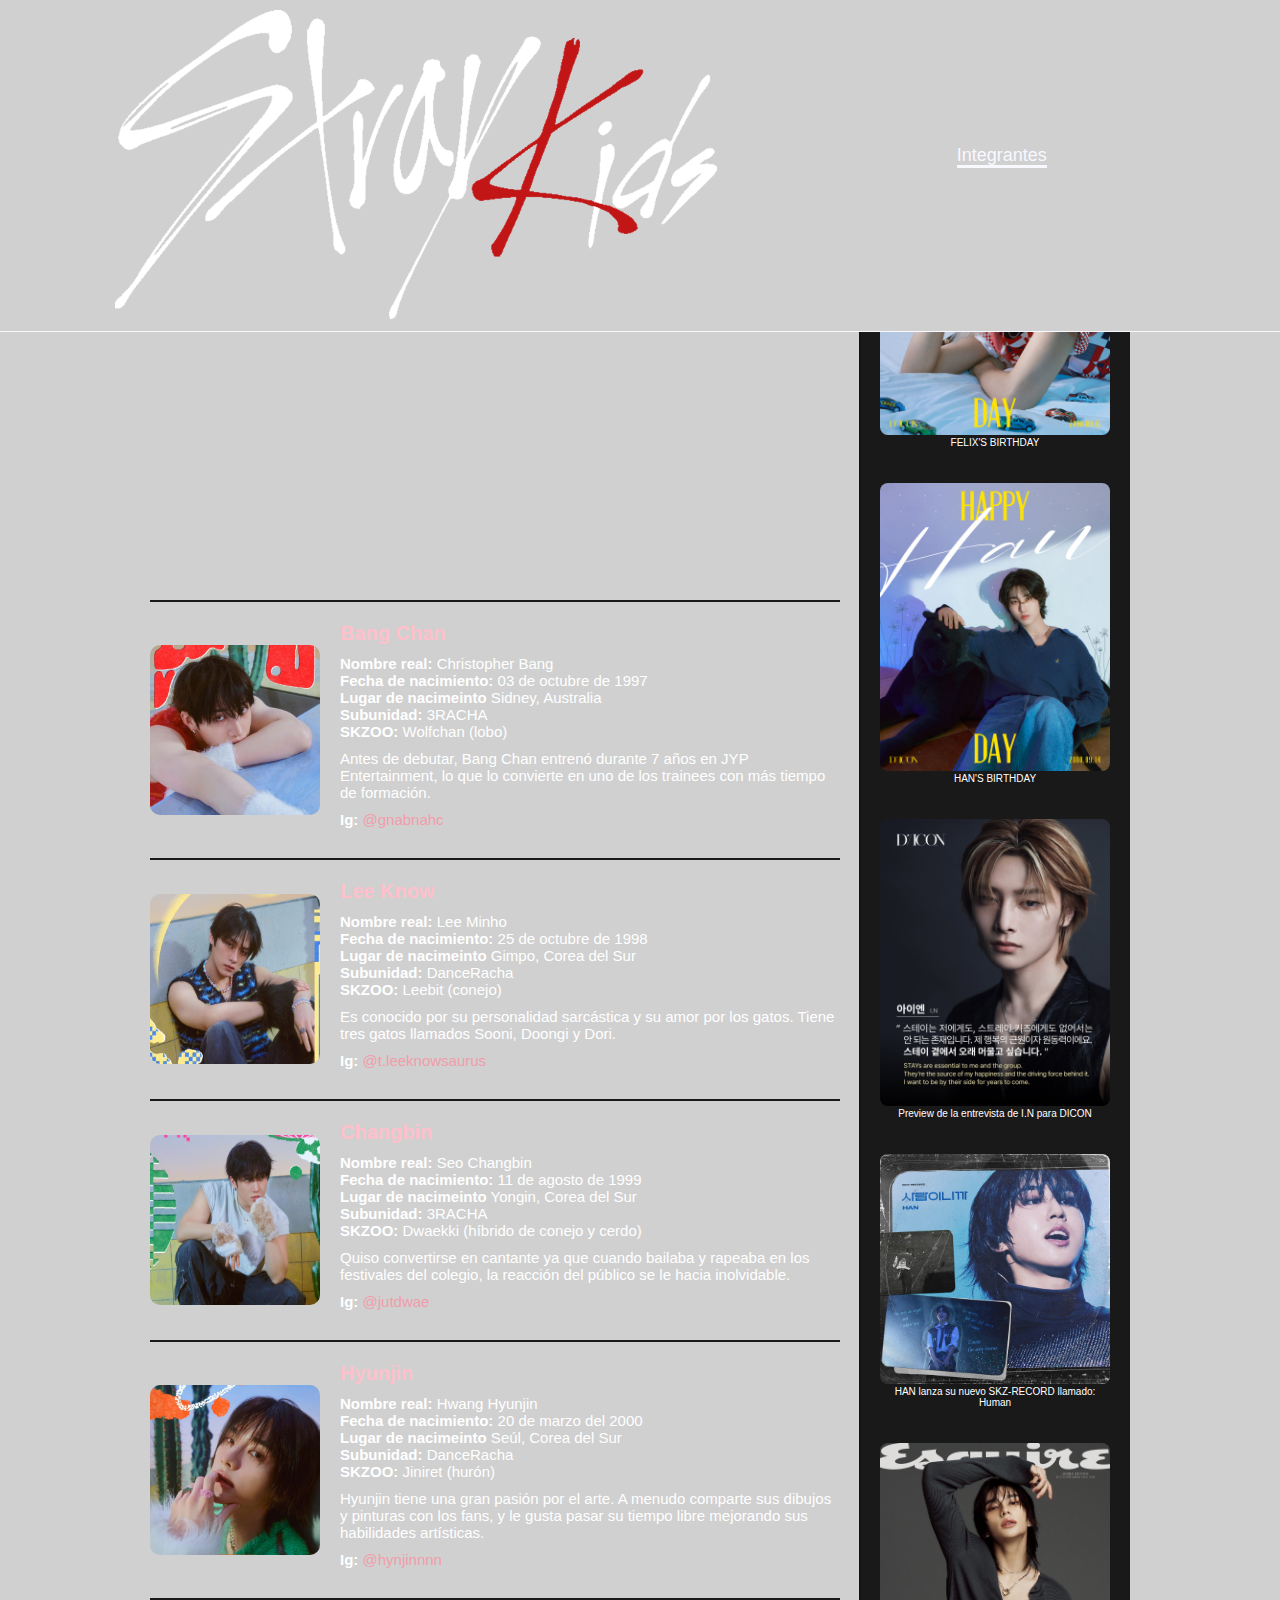
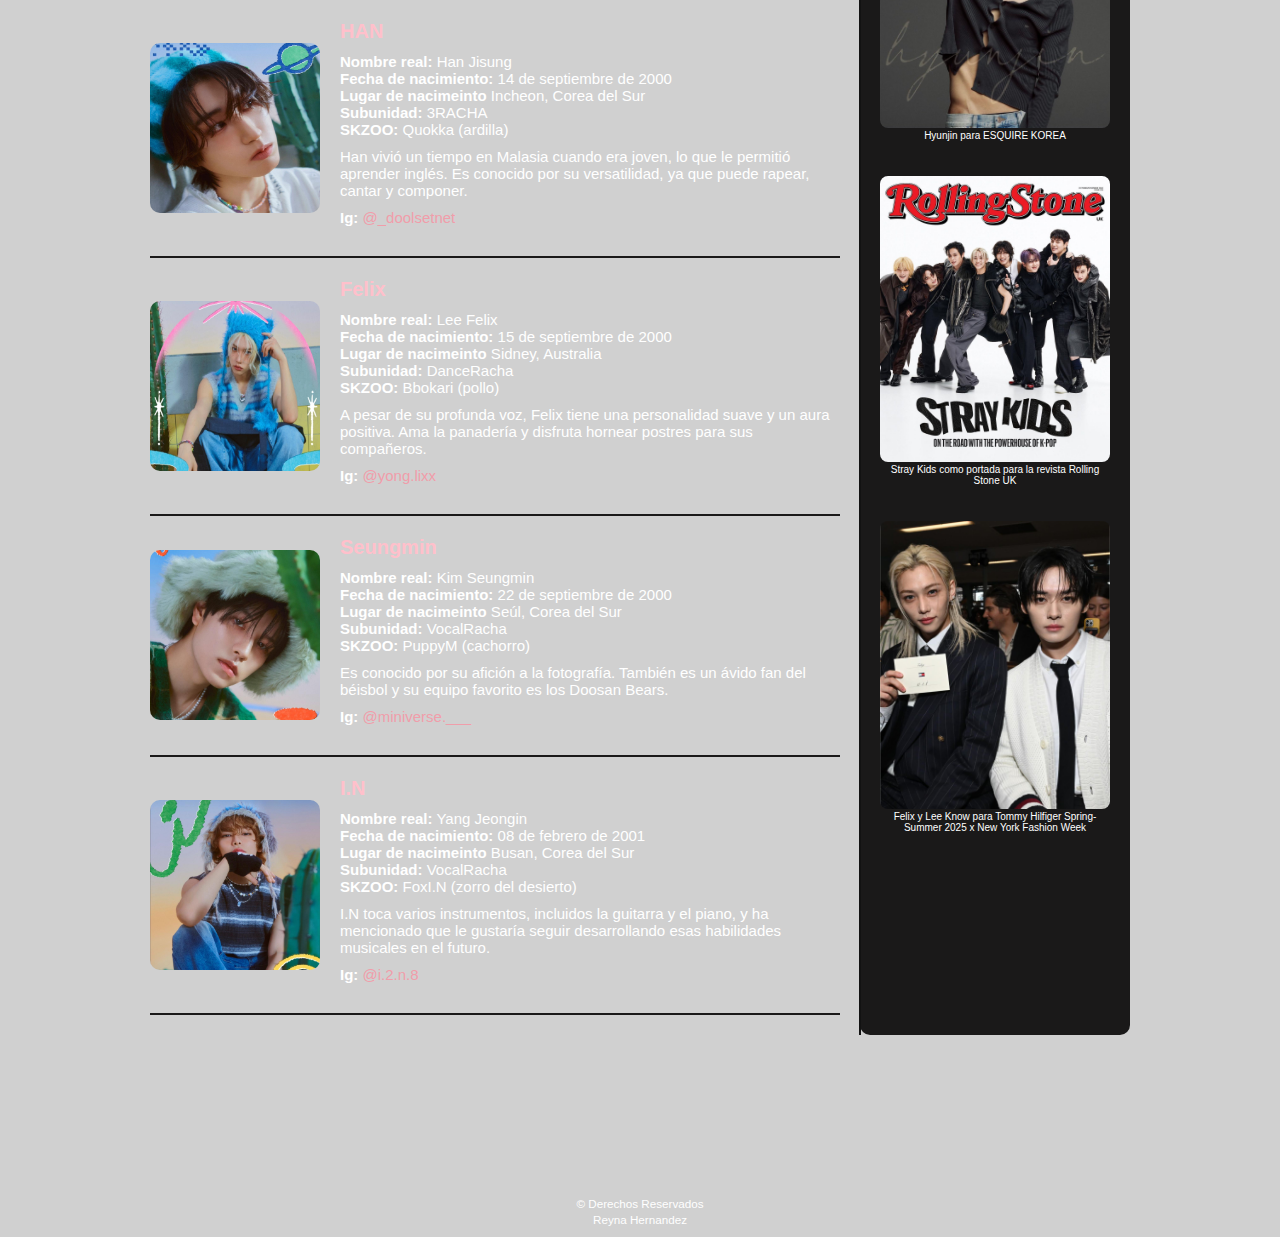
<file: a4/integrantes.html>
<!DOCTYPE html>
<html lang="es">
<head>
    <meta charset="UTF-8">
    <meta name="viewport" content="width=device-width,initial-scale=1.0">
    <title>Actividad 4</title>
    <link rel="stylesheet" href="css/estilo.css">
    <link rel="stylesheet" href="css/estilo3.css">
</head>

<body>
    <header>
        <a href="https://straykids.jype.com/" class="logo">
            <img src="img/logo.png" alt="Logo Stray Kids">
        </a>
        <nav>
            <ul>
                <a href="index.html">Inicio</a>
                <a href="#">Biografía</a>
                <a href="integrantes.html" class="active">Integrantes</a>
                <a href="discografia.html">Discografia</a>
                <a href="#">Variedades</a>
            </ul>
        </nav>
    </header>

    <div class="container">

        <div class="main-content">

            <div class="title">
                <h2>Conoce a Stray Kids</h2>
            </div>

            <iframe width="100%" height="400" src="https://www.youtube.com/embed/7ytGFxD-FcI?si=YWo11cHoqroa0XP9&amp;start=10" title="YouTube video player" frameborder="0" allow="accelerometer; autoplay; clipboard-write; encrypted-media; gyroscope; picture-in-picture; web-share" referrerpolicy="strict-origin-when-cross-origin" allowfullscreen></iframe>



            <div class="separator"></div>

            <!--lista de integrantes-->
            <div class="integrante">
<!--una imagen tenga audio-->
                <img src="img/CHAN.jpeg" alt="Bang Chan">
                <div class="integrante-info">
                    <h3>Bang Chan</h3>
                    <p><span>Nombre real:</span> Christopher Bang<br><span>Fecha de nacimiento:</span> 03 de octubre de 1997<br><span>Lugar de nacimeinto</span> Sidney, Australia<br><span>Subunidad:</span> 3RACHA<br><span>SKZOO: </span>Wolfchan (lobo)</p>
                    <p>Antes de debutar, Bang Chan entrenó durante 7 años en JYP Entertainment, lo que lo convierte en uno de los trainees con más tiempo de formación.</p>
                    <p><span>Ig: </span><a href="https://www.instagram.com/gnabnahc/" style="color: rgb(240, 157, 170)">@gnabnahc</a></p>
                </div>
            </div>

            <div class="integrante">
                <img src="img/MINHO.jpeg" alt="Lee Know">
                <div class="integrante-info">
                    <h3>Lee Know</h3>
                    <p><span>Nombre real:</span> Lee Minho<br><span>Fecha de nacimiento:</span> 25 de octubre de 1998<br><span>Lugar de nacimeinto</span> Gimpo, Corea del Sur<br><span>Subunidad:</span> DanceRacha<br><span>SKZOO: </span>Leebit (conejo)</p>
                    <p>Es conocido por su personalidad sarcástica y su amor por los gatos. Tiene tres gatos llamados Sooni, Doongi y Dori. </p>
                    <p><span>Ig: </span><a href="https://www.instagram.com/t.leeknowsaurus/" style="color: rgb(240, 157, 170)">@t.leeknowsaurus</a></p>
                </div>
            </div>

            <div class="integrante">
                <img src="img/CHANGBIN.jpeg" alt="Changbin">
                <div class="integrante-info">
                    <h3>Changbin</h3>
                    <p><span>Nombre real:</span> Seo Changbin<br><span>Fecha de nacimiento:</span> 11 de agosto de 1999<br><span>Lugar de nacimeinto</span> Yongin, Corea del Sur<br><span>Subunidad:</span> 3RACHA<br><span>SKZOO: </span>Dwaekki (híbrido de conejo y cerdo)</p>
                    <p>Quiso convertirse en cantante ya que cuando bailaba y rapeaba en los festivales del colegio, la reacción del público se le hacia inolvidable.</p>
                    <p><span>Ig: </span><a href="https://www.instagram.com/jutdwae/" style="color: rgb(240, 157, 170)">@jutdwae</a></p>

                </div>
            </div>

            <div class="integrante">
                <img src="img/HYUNJIN.jpeg" alt="Hyunjin">
                <div class="integrante-info">
                    <h3>Hyunjin</h3>
                    <p><span>Nombre real:</span> Hwang Hyunjin<br><span>Fecha de nacimiento:</span> 20 de marzo del 2000<br><span>Lugar de nacimeinto</span> Seúl, Corea del Sur<br><span>Subunidad:</span> DanceRacha<br><span>SKZOO: </span>Jiniret (hurón)</p>
                    <p>Hyunjin tiene una gran pasión por el arte. A menudo comparte sus dibujos y pinturas con los fans, y le gusta pasar su tiempo libre mejorando sus habilidades artísticas.</p>
                    <p><span>Ig: </span><a href="https://www.instagram.com/hynjinnnn/" style="color: rgb(240, 157, 170)">@hynjinnnn
                    </a></p>

                </div>
            </div>

            <div class="integrante">
                <img src="img/HAN.jpeg" alt="HAN">
                <div class="integrante-info">
                    <h3>HAN</h3>
                    <p><span>Nombre real:</span> Han Jisung<br><span>Fecha de nacimiento:</span> 14 de septiembre de 2000<br><span>Lugar de nacimeinto</span> Incheon, Corea del Sur<br><span>Subunidad:</span> 3RACHA<br><span>SKZOO: </span>Quokka (ardilla)</p>
                    <p>Han vivió un tiempo en Malasia cuando era joven, lo que le permitió aprender inglés. Es conocido por su versatilidad, ya que puede rapear, cantar y componer.</p>
                    <p><span>Ig: </span><a href="https://www.instagram.com/_doolsetnet/" style="color: rgb(240, 157, 170)">@_doolsetnet</a></p>

                </div>
            </div>

            <div class="integrante">
                <img src="img/FELIX.jpeg" alt="Felix">
                <div class="integrante-info">
                    <h3>Felix</h3>
                    <p><span>Nombre real:</span> Lee Felix<br><span>Fecha de nacimiento:</span> 15 de septiembre de 2000<br><span>Lugar de nacimeinto</span> Sidney, Australia<br><span>Subunidad:</span> DanceRacha<br><span>SKZOO: </span>Bbokari (pollo)</p>
                    <p>A pesar de su profunda voz, Felix tiene una personalidad suave y un aura positiva. Ama la panadería y disfruta hornear postres para sus compañeros.</p>
                    <p><span>Ig: </span><a href="https://www.instagram.com/yong.lixx/" style="color: rgb(240, 157, 170)">@yong.lixx</a></p>
                </div>
            </div>

            <div class="integrante">
                <img src="img/SEUNGMIN.jpeg" alt="Seungmin">
                <div class="integrante-info">
                    <h3>Seungmin</h3>
                    <p><span>Nombre real:</span> Kim Seungmin<br><span>Fecha de nacimiento:</span> 22 de septiembre de 2000<br><span>Lugar de nacimeinto</span> Seúl, Corea del Sur<br><span>Subunidad:</span> VocalRacha<br><span>SKZOO: </span>PuppyM (cachorro)</p>
                    <p>Es conocido por su afición a la fotografía. También es un ávido fan del béisbol y su equipo favorito es los Doosan Bears.</p>
                    <p><span>Ig: </span><a href="https://www.instagram.com/miniverse.___/" style="color: rgb(240, 157, 170)">@miniverse.___</a></p>
                </div>
            </div>

            <div class="integrante">
                <img src="img/IN.jpeg" alt="IN">
                <div class="integrante-info">
                    <h3>I.N</h3>
                    <p><span>Nombre real:</span> Yang Jeongin<br><span>Fecha de nacimiento:</span> 08 de febrero de 2001<br><span>Lugar de nacimeinto</span> Busan, Corea del Sur<br><span>Subunidad:</span> VocalRacha<br><span>SKZOO: </span>FoxI.N (zorro del desierto)</p>
                    <p>I.N toca varios instrumentos, incluidos la guitarra y el piano, y ha mencionado que le gustaría seguir desarrollando esas habilidades musicales en el futuro.</p>
                    <p><span>Ig: </span><a href="https://www.instagram.com/i.2.n.8/" style="color: rgb(240, 157, 170)">@i.2.n.8</a></p>
                </div>
            </div>
        </div>

        <!-- Aside - Noticias y eventos -->
        <aside>
            <h2>Actualizaciones</h2>
            <img src="img/felix day.jpg" alt="Evento 1" class="aside-photo"><p>FELIX'S BIRTHDAY</p>
            <img src="img/han day.jpg" alt="Evento 2" class="aside-photo"><p>HAN'S BIRTHDAY</p>
            <img src="img/IN dicon.jpg" alt="Evento 3" class="aside-photo"><p>Preview de la entrevista de I.N para DICON</p>
            <img src="img/Human.jpg" alt="Evento 4" class="aside-photo"><p>HAN lanza su nuevo SKZ-RECORD llamado: Human</p>
            <img src="img/esquire x cartier hyun.jpg" alt="Evento 5" class="aside-photo"><p>Hyunjin para ESQUIRE KOREA</p>
            <img src="img/rolling stone uk skz.jpg" alt="Evento 6" class="aside-photo"><p>Stray Kids como portada para la revista Rolling Stone UK</p>
            <img src="img/minlix.jpg" alt="Evento 7" class="aside-photo"><p>Felix y Lee Know para Tommy Hilfiger Spring-Summer 2025 x New York Fashion Week</p>

        </aside>
    </div>

    <footer>
        <small>&copy; Derechos Reservados<br>Reyna Hernandez</small>
    </footer>


</body>
</html>
</file>
<file: a4.5/css/estilo.css>
*{
    margin: 0;
    padding: 0;
    box-sizing: border-box;
    text-decoration: none;
    border: none;
    outline: none;
    font-family: sans-serif;
}
/*las medidas sean multiplos de 1rem=10px*/
html{
font-size: 62.5%;
height: 100%;
}

body {
    display: flex;
    flex-direction: column;
    min-height: 100vh;
    background-color: #d0d0d0;
    color: white;
    margin: 0;
    padding: 0;
    height: 100%;
}
/*acomodar posicion y vista del header*/
header {
    margin-top: auto;
    position: fixed;
    top: 0;
    left: 0;
    width: 100%;
    padding: 1rem 9%;
    background-color:  #333;
    filter: drop-shadow(10px);
    display: flex;
    justify-content: space-between;
    align-items: center;
/*orden de apilamiento*/
    z-index: 100;
    border-bottom: 1px solid #cbc9c9;
    margin-bottom: 2rem;
}

/*diseño del "logo"*/
.logo img{
    width: 6rem;
    height: auto;
    transition: transform 0.3s ease;
}

.logo img:hover{
    transform: scale(1.1);
}

nav a{
    font-size: 1.8rem;
    color: white;
    margin-left: 4rem;
    font-weight: 500;
    transition: 0.3s ease;
    border-bottom: 3px solid transparent;
}

nav a:hover,
nav a.active{
    color: #cbc9c9;
    border-bottom: 3px solid #cbc9c9;
}

/*diseño responsive de la barra de navegacion*/
@media(max-width:995px){
    nav{
        position: absolute;
        top: 100%;
        right: 0;
        width: 40%;
        border-left: 3px solid #cbc9c9;
        border-bottom: 3px solid #cbc9c9;
        border-bottom-left-radius: 2rem;
        padding: 1rem solid;
        background-color: #333333;
    }

    nav a{
        display: block;
        font-size: 2rem;
        margin: 3rem 0;
    }

    nav a:hover,
    nav a.active{
        padding: 1rem;
        border-radius: 0.5rem;
        border-bottom: 0.5rem solid #cbc9c9;
    } 
}

section{
    min-height: 100vh;
    padding: 5rem 9% 5rem;
}
/*posicionar el texto*/
.inicio{
    display: flex;
    justify-content: center;
    align-items: center;
    /*distancia entre filas o columnas*/
    gap: 8rem;
    background-color: #121212;
}

.inicio .inicio-content h1{
    font-size: 7rem;
    font-weight: 700;
    line-height: 1.3;
    margin-top: 20px;
    margin-bottom: 10px;
}

.inicio-content{
    font-size: 15px;
    text-align: justify;
    margin-bottom: 10px;
}


.inicio-img{
    border-radius: 50%;
}

.inicio-img img{
    position: relative;
    width: 32vw;
    border-radius: 50%;
    box-shadow: 0 0 25px solid;
    cursor: pointer;
    transition: 0.2s linear;
}

footer{
    text-align: center; /* Centra el texto del footer */
    padding: 10px 0; /* Espacio interno para separarlo del contenido */
    font-size: 14px; /* Tamaño de texto adecuado */
    color: #555; /* Color del texto */
    background-color: transparent; /* Fondo transparente para eliminar la barra */
    position: relative; /* Permite que el footer se quede al final del contenido */
    clear: both; /* Asegura que no haya interferencia con otros elementos flotantes */
}

footer small{
    color: white;
}

main{
    padding-top: 60px;
}

img{
    width: 100%;
    height: auto;
    transition: opacity 0.5s ease-in-out;
}

.hidden{
    opacity: 0;
}

social-icons {
    text-align: left; /* Centramos los íconos */
    margin-top: 5px;
    margin-bottom: 5px;
 }
  
  .social-icons a {
    color: white; 
    text-decoration: none;
    margin: 0 5px; /* Espacio entre los íconos */
    font-size: 20px; /* Tamaño de los íconos */
    margin-top: 20px;
  }
  
  .social-icons a:hover {
    color: #ff0000; /* Cambia el color al pasar el ratón (rojo en este caso) */
  }


html {
    height: 100%;
}

body {
    min-height: 100vh; /* Asegura que el contenido cubra toda la pantalla */
    display: flex;
    flex-direction: column;
}

main {
    flex: 1; /* Toma todo el espacio disponible en el contenido */
}
</file>
<file: a4/css/estilo.css>
*{
    margin: 0;
    padding: 0;
    box-sizing: border-box;
    text-decoration: none;
    border: none;
    outline: none;
    font-family: sans-serif;
}
/*las medidas sean multiplos de 1rem=10px*/
html{
font-size: 62.5%;
}

body {
    display: flex;
    flex-direction: column;
    min-height: 100vh;
    background-color: #d0d0d0;
    color: white;
    margin: 0;
    padding: 0;
    height: 100%;
}
/*acomodar posicion y vista del header*/
header {
    margin-top: auto;
    position: fixed;
    top: 0;
    left: 0;
    width: 100%;
    padding: 1rem 9%;
    background-color:  #d0d0d0;
    filter: drop-shadow(10px);
    display: flex;
    justify-content: space-between;
    align-items: center;
/*orden de apilamiento*/
    z-index: 100;
    border-bottom: 1px solid ghostwhite;
    margin-bottom: 2rem;
}

nav a{
    font-size: 1.8rem;
    color: #d0d0d0;
    margin-left: 4rem;
    font-weight: 500;
    transition: 0.3s ease;
    border-bottom: 3px solid transparent;
}

nav a:hover,
nav a.active{
    color: ghostwhite;
    border-bottom: 3px solid ghostwhite;
}

/*diseño responsive de la barra de navegacion*/
@media(max-width:995px){
    nav{
        position: absolute;
        top: 100%;
        right: 0;
        width: 40%;
        border-left: 3px solid ghostwhite;
        border-bottom: 3px solid ghostwhite;
        border-bottom-left-radius: 2rem;
        padding: 1rem solid;
        background-color: #888888;
    }

    nav a{
        display: block;
        font-size: 2rem;
        margin: 3rem 0;
    }

    nav a:hover,
    nav a.active{
        padding: 1rem;
        border-radius: 0.5rem;
        border-bottom: 0.5rem solid ghostwhite;
    } 
}

section{
    min-height: 100vh;
    padding: 5rem 9% 5rem;
}
/*posicionar el texto*/
.inicio{
    display: flex;
    justify-content: center;
    align-items: center;
    /*distancia entre filas o columnas*/
    gap: 8rem;
    background-color: #888888;
}

.inicio .inicio-content h1{
    font-size: 6.5rem;
    font-weight: 700;
    line-height: 1.3;
    margin-top: 20px;
}


.inicio-img{
    border-radius: 50%;
}

.inicio-img img{
    position: relative;
    width: 32vw;
    border-radius: 50%;
    box-shadow: 0 0 25px solid;
    cursor: pointer;
    transition: 0.2s linear;
}

footer{
    text-align: center; /* Centra el texto del footer */
    padding: 10px 0; /* Espacio interno para separarlo del contenido */
    font-size: 14px; /* Tamaño de texto adecuado */
    color: #555; /* Color del texto */
    background-color: transparent; /* Fondo transparente para eliminar la barra */
    position: relative; /* Permite que el footer se quede al final del contenido */
    clear: both; /* Asegura que no haya interferencia con otros elementos flotantes */
}

footer small{
    color: white;
}

main{
    padding-top: 60px;
}

img{
    width: 100%;
    height: auto;
    transition: opacity 0.5s ease-in-out;
}

.hidden{
    opacity: 0;
}

social-icons {
    text-align: left; /* Centramos los íconos */
    margin-top: 5px;
    margin-bottom: 5px;
 }
  
  .social-icons a {
    color: white; 
    text-decoration: none;
    margin: 0 5px; /* Espacio entre los íconos */
    font-size: 17px; /* Tamaño de los íconos */
  }
  
  .social-icons a:hover {
    color: ghostwhite00000000000000000000000000; /* Cambia el color al pasar el ratón (rojo en este caso) */
  }


html {
    height: 100%;
}

body {
    min-height: 100vh; /* Asegura que el contenido cubra toda la pantalla */
    display: flex;
    flex-direction: column;
}

main {
    flex: 1; /* Toma todo el espacio disponible en el contenido */
}
</file>
<file: a5/css/estilos.css>
.themed-grid-col {
  padding-top: .75rem;
  padding-bottom: .75rem;
  background-color: rgba(112.520718, 44.062154, 249.437846, .15);
  border: 1px solid rgba(112.520718, 44.062154, 249.437846, .3);
}

.themed-container {
  padding: .75rem;
  margin-bottom: 1.5rem;
  background-color: rgba(112.520718, 44.062154, 249.437846, .15);
  border: 1px solid rgba(112.520718, 44.062154, 249.437846, .3);
}
</file>
<file: a4.5/css/estilo3.css>
/* Sección de álbum con dos columnas */
.album-section {
    padding: 5rem 9%;
    display: flex;
    flex-direction: column;
    gap: 3rem;
}

.album-content {
    display: flex;
    justify-content: space-between;
    align-items: center;
    text-align: justify;
}

.left-column img {
    width: 100%;
    max-width: 40rem;
    border-radius: 10px;
    box-shadow: 0 0 15px rgba(0, 0, 0, 0.2);
    transition: transform 0.3s ease;
}

.left-column img:hover {
    transform: scale(1.05);
}

.right-column {
    flex: 1;
    padding-left: 3rem;
}

.right-column h1 {
    font-size: 5rem;
    color: #9b5138;
}

.right-column h3 {
    font-size: 2.5rem;
    margin-bottom: 2rem;
}

.right-column p {
    font-size: 1.8rem;
    line-height: 1.6;
    color: black;
}

/* Estilo para la línea divisora */
.divider {
    border: 0;
    height: 1px;
    background: #534b41;
    margin: 2rem 0;
}

/* Sección de la explicación de la canción */
.song-explanation h2 {
    font-size: 3.5rem;
    color: #9b5138;
    margin-bottom: 5px;
}

.song-explanation p {
    font-size: 1.8rem;
    color: black;
    margin-bottom: 2rem;
    text-align: justify;
}

.song-explanation span{
    font-style: italic;
    font-size: 1.50rem;
    font-weight: bold;
}

/* Responsivo para la sección del álbum */
@media (max-width: 768px) {
    .album-content {
        flex-direction: column;
        align-items: flex-start;
    }

    .right-column {
        padding-left: 0;
        margin-top: 2rem;
    }
}
</file>
<file: a4.5/css/estilo2.css>
/* Sección de álbum con dos columnas */
.album-section {
    padding: 5rem 9%;
    display: flex;
    flex-direction: column;
    gap: 3rem;
}

.album-content {
    display: flex;
    justify-content: space-between;
    align-items: center;
    text-align: justify;
}

.left-column img {
    width: 100%;
    max-width: 40rem;
    border-radius: 10px;
    box-shadow: 0 0 15px rgba(0, 0, 0, 0.2);
    transition: transform 0.3s ease;
}

.left-column img:hover {
    transform: scale(1.05);
}

.right-column {
    flex: 1;
    padding-left: 3rem;
}

.right-column h1 {
    font-size: 5rem;
    color: rgb(28, 126, 28);
}

.right-column h3 {
    font-size: 2.5rem;
    margin-bottom: 2rem;
}

.right-column p {
    font-size: 1.8rem;
    line-height: 1.6;
    color: black;
}

/* Estilo para la línea divisora */
.divider {
    border: 0;
    height: 1px;
    background: #534b41;
    margin: 2rem 0;
}

/* Sección de la explicación de la canción */
.song-explanation h2 {
    font-size: 3.5rem;
    color: rgb(28, 126, 28);
    margin-bottom: 5px;
}

.song-explanation p {
    font-size: 1.8rem;
    color: black;
    margin-bottom: 2rem;
    text-align: justify;
}

.song-explanation span{
    font-style: italic;
    font-size: 1.50rem;
    font-weight: bold;
}

/* Responsivo para la sección del álbum */
@media (max-width: 768px) {
    .album-content {
        flex-direction: column;
        align-items: flex-start;
    }

    .right-column {
        padding-left: 0;
        margin-top: 2rem;
    }
}
</file>
<file: a4.5/series.css>
*{
    margin: 0;
    padding: 0;
    box-sizing: border-box;
    text-decoration: none;
    border: none;
    outline: none;
    font-family: sans-serif;
}
/*las medidas sean multiplos de 1rem=10px*/
html{
font-size: 62.5%;
height: 100%;
}

body {
    display: flex;
    flex-direction: column;
    min-height: 100vh;
    background-color: #121212;
    color: white;
    margin: 0;
    padding: 0;
    height: 100%;
}
/*acomodar posicion y vista del header*/
header {
    margin-top: auto;
    position: fixed;
    top: 0;
    left: 0;
    width: 100%;
    padding: 1rem 9%;
    background-color:  #333;
    filter: drop-shadow(10px);
    display: flex;
    justify-content: space-between;
    align-items: center;
/*orden de apilamiento*/
    z-index: 100;
    border-bottom: 1px solid #c21515;
    margin-bottom: 2rem;
}

/*diseño del "logo"*/
.logo img{
    width: 6rem;
    height: auto;
    transition: transform 0.3s ease;
}

.logo img:hover{
    transform: scale(1.1);
}

nav a{
    font-size: 1.8rem;
    color: white;
    margin-left: 4rem;
    font-weight: 500;
    transition: 0.3s ease;
    border-bottom: 3px solid transparent;
}

nav a:hover,
nav a.active{
    color: #c21515;
    border-bottom: 3px solid #c21515;
}

/*diseño responsive de la barra de navegacion*/
@media(max-width:995px){
    nav{
        position: absolute;
        top: 100%;
        right: 0;
        width: 40%;
        border-left: 3px solid #c21515;
        border-bottom: 3px solid #c21515;
        border-bottom-left-radius: 2rem;
        padding: 1rem solid;
        background-color: #161616;
    }

    nav a{
        display: block;
        font-size: 2rem;
        margin: 3rem 0;
    }

    nav a:hover,
    nav a.active{
        padding: 1rem;
        border-radius: 0.5rem;
        border-bottom: 0.5rem solid #c21515;
    } 
}



.series-section {
    max-width: 1200px;
    margin: 0 auto;
}

.series-item {
    background: white;
    border-radius: 8px;
    box-shadow: 0 0 10px rgba(0, 0, 0, 0.1);
    margin-bottom: 2rem;
    padding: 1rem;
}

.series-item h2 {
    font-size: 1.8rem;
    margin-bottom: 0.5rem;
}

.series-item p {
    font-size: 1rem;
    margin-bottom: 1rem;
}

.series-item iframe {
    width: 100%;
    height: 315px;
    border: none;
    border-radius: 8px;
}

footer{
    text-align: center; /* Centra el texto del footer */
    padding: 10px 0; /* Espacio interno para separarlo del contenido */
    font-size: 14px; /* Tamaño de texto adecuado */
    color: #555; /* Color del texto */
    background-color: transparent; /* Fondo transparente para eliminar la barra */
    position: relative; /* Permite que el footer se quede al final del contenido */
    clear: both; /* Asegura que no haya interferencia con otros elementos flotantes */
}

footer small{
    color: white;
}
</file>
<file: a4/css/estilo2.css>
body {
    font-family: Arial, sans-serif;
    margin: 0;
    padding: 0;
    background-color: #121212;
}

main {
    padding: 20px;
}

.album-header {
    margin-top: 90px; /* Añade espacio entre el header y la barra de navegación */
    text-align: left; /* Opcional: Centra el texto */
    font-size: 24px;
    color: white;
    padding-top: 20px; /* Añade espacio en la parte superior del encabezado */
    margin-bottom: 20px;
}

.album-list {
    display: flex;
    flex-wrap: wrap;
    gap: 20px;
}

.album {
    background-color: transparent;
    border-radius: 8px;
    box-shadow: 0 2px 4px rgba(0, 0, 0, 0.1);
    overflow: hidden;
    width: calc(25% - 20px); /* Ajusta el ancho para cuatro columnas con espacio entre ellas */
    box-sizing: border-box;
}

.album-image, .album-details{
    padding: 15px;
}

.album-image img {
    width: 100%;
    height: auto;
}

.album-details {
    border-top: 1px solid #ddd;
    border-bottom: 1px solid #ddd;
    font-size: 12px;
}

.sencillos-header{
    margin-top: 20px; /* Añade espacio entre el header y la barra de navegación */
    text-align: left; /* Opcional: Centra el texto */
    font-size: 24px;
    color: white;
    padding-top: 20px; /* Añade espacio en la parte superior del encabezado */
    margin-bottom: 20px;
    border-bottom: 1px white;
}

.sencillo-list {
    display: flex;
    flex-wrap: wrap;
    gap: 20px;
}

.sencillo {
    background-color: transparent;
    border-radius: 8px;
    box-shadow: 0 2px 4px rgba(0, 0, 0, 0.1);
    overflow: hidden;
    width: calc(25% - 20px); /*cuatro columnas*/
    box-sizing: border-box;
}

.sencillo-image, .sencillo-details{
    padding: 15px;
}

.sencillo-image img {
    width: 100%;
    height: auto;
}

.sencillo-details {
    border-top: 1px solid #ddd;
    border-bottom: 1px solid #ddd;
    font-size: 12px;
}

.sencillos-section {
    display: grid;
    grid-template-columns: 1fr; /* Una columna para el título */
    justify-items: center; /* Centrar el contenido */
}

.sencillos-container {
    display: grid;
    grid-template-columns: repeat(3, 1fr); /* Tres columnas para las imágenes */
    gap: 20px;
    margin-top: 20px;
}

.soundtrack-header{
    margin-top: 20px; /* Añade espacio entre el header y la barra de navegación */
    text-align: left; /* Opcional: Centra el texto */
    font-size: 24px;
    color: white;
    padding-top: 20px; /* Añade espacio en la parte superior del encabezado */
    margin-bottom: 20px;
    border-bottom: 1px white;
}

.soundtrack-list{
    display: flex;
    flex-wrap: wrap;
    gap: 20px;
}

.soundtrack{
    background-color: transparent;
    border-radius: 8px;
    box-shadow: 0 2px 4px rgba(0, 0, 0, 0.1);
    overflow: hidden;
    width: calc(25% - 20px);
    box-sizing: border-box;
}
.soundtrack-image, .soundtrack-details {
    padding: 15px;
}

.soundtrack-image img{
    width: 100%;
    height: auto;
}

.soundtrack-details{
    border-top: 1px solid #ddd;
    border-bottom: 1px solid #ddd;
    font-size: 12px;
}

.ep-header{
    margin-top: 20px; /* Añade espacio entre el header y la barra de navegación */
    text-align: left; /* Opcional: Centra el texto */
    font-size: 24px;
    color: white;
    padding-top: 0px; /* Añade espacio en la parte superior del encabezado */
    margin-bottom: 0px;
    border-bottom: 1px white;
}

.ep-list{
    display: flex;
    flex-wrap: wrap;
    gap: 20px;
}

.ep{
    background-color: transparent;
    border-radius: 8px;
    box-shadow: 0 2px 4px rgba(0, 0, 0, 0.1);
    overflow: hidden;
    width: calc(25% - 20px);
    box-sizing: border-box;
}
.ep-image, .ep-details {
    padding: 15px;
}

.ep-image img{
    width: 100%;
    height: auto;
}

.ep-details{
    border-top: 1px solid #ddd;
    border-bottom: 1px solid #ddd;
    font-size: 12px;
}

.digital-header{
    margin-top: 0; /* Añade espacio entre el header y la barra de navegación */
    text-align: left; /* Opcional: Centra el texto */
    font-size: 24px;
    color: white;
    padding-top:0; /* Añade espacio en la parte superior del encabezado */
    margin-bottom: 20px;
    border-bottom: 1px white;
   
   
}

.digital-list{
    display: flex;
    flex-wrap: wrap;
    gap: 20px;
}

.digital{
    background-color: transparent;
    border-radius: 8px;
    box-shadow: 0 2px 4px rgba(0, 0, 0, 0.1);
    overflow: hidden;
    width: calc(25% - 20px);
    box-sizing: border-box;
}

.digital-image, .digital-details{
    padding: 15px;
}

.digital-image img{
    width: 100%;
    height: auto;
}

.digital-details{
    border-top: 1px solid #ddd;
    border-bottom: 1px solid #ddd;
    font-size: 12px;  
}

.video-container {
    width: 100%; /* Asegura que el video ocupe todo el ancho */
    height: auto; /* Ajusta la altura automáticamente */
    max-height: 400px; /* Limita la altura máxima para que no sea muy alto */
}



body {
    background-color: #121212;
    color: #ffffff;
    font-family: Arial, sans-serif;
}

.video-title {
    text-align: center;
    font-size: 24px;
    margin-top: 50px;
    margin-bottom: 10px;
}
</file>
<file: a4/css/estilo3.css>
.container {
    max-width: 1200px;
    margin: 150px;
    display: flex;
    justify-content: space-between;
    margin-top: 2cm;
}

/* Sección de los integrantes */
.main-content {
    flex: 3;
    padding-right: 20px;
}

.video-group{
    width: 100%;
    max-height: 400px;
    object-fit: cover;
    border-radius: 10px;
    margin: 10px 0; /* Añadido margen superior e inferior */
}

.link {
    display: block;
    font-size: 15px;
    text-align: center; /* Centra el enlace debajo del video */
    margin-top: 2px; /* Añade espacio entre el video y el enlace */
    margin-bottom: 2px;
    text-decoration: none; /* Elimina el subrayado del enlace */
    color: white; /* Color del enlace */
    font-weight: bold; /* Hace el texto del enlace más prominente */
}

.link:hover {
    text-decoration: underline; /* Subraya el enlace cuando pasas el mouse */
    color: rgb(255, 118, 141);
}

.separator {
    border-bottom: 2px solid #1a1919;
    margin-bottom: 20px;
    margin-top: 20px;
}

.integrante {
    display: flex;
    align-items: center;
    margin-bottom: 20px;
    padding-bottom: 20px;
    border-bottom: 2px solid #1a1919; /* Línea divisoria entre integrantes */
}

.integrante img {
    width: 170px;
    height: 170px;
    border-radius: 10px;
    margin-right: 20px;
    cursor: pointer;
}

.integrante-info {
    flex: 1;
}

.integrante-info h3 {
    margin-bottom: 10px;
    color: pink;
    font-size: 20px;
}

.integrante-info p {
    font-size: 15px;
    margin-bottom: 10px;
}

span{
    font-weight: bold;
    color: white;
}


/* Aside - Noticias y eventos */
aside {
    flex: 1;
    background-color: #1a1919;
    padding: 20px;
    border-radius: 10px;
    position: relative;
}

aside::before {
    content: "";
    position: absolute;
    top: 0;
    left: -1px; /* Ajusta según el grosor de la línea */
    height: 100%;
    width: 2px;
    background-color: #121212; /* Color de la línea vertical */
}

aside h2 {
    color: white;
    margin-bottom: 20px;
    text-align: center;
    text-size-adjust: 50px;
    size: 50px;
}

aside .aside-photo {
    width: 100%; /* Ancho completo del contenedor */
    height: auto; /* Mantener la proporción de la imagen */
    border-radius: 8px; /* Bordes redondeados para las imágenes */
    margin-top: 15px; /* Espacio entre las imágenes */
}

aside .aside-photo:last-of-type {
    margin-bottom: 0; /* Eliminar el margen inferior en la última imagen */
}

.title {
    text-align: center;
    font-size: 24px;
    margin-top: 50px;
    margin-bottom: 10px;
}

aside p{
    color: white;
    margin-bottom: 20px;
    text-align: center;
}
</file>
<file: a3/css/estilo.css>
/* resetear*/
* {margin: 0px;
    padding: 0px;
    }
    /* centrar el contenido de la pagina */
    body {
        text-align: center;
        background-color: #105e29; color: #ffffff;
     } 
     /* centrar el contenido de la pagina web */
      #agrupar {
       width: 980px;
       margin: 5px auto;
       background-color: #18529d;
       padding: 20px;
       } 
       /* formato a la cabecera de la pagina */
       #cabecera { 
        background-color: #ffffff; color: black;
        border: 1px solid #999999;
        padding: 15px;
       } 
    #menu {
        background: #0f0f0f;
        padding: 5px 250px;
     } 
     #menu li {
        display: inline-block;
        list-style: none;
        padding: 5px;
        font: bold 14px verdana, sans-serif;
      } 
    section { 
        float: left;
        width: 660px;
        margin: 20px;
        border-right: 2px solid white;
      } 
     #columna {
       float: left;
       width: 220px;
       margin: 20px 0px;
       padding: 20px;
       background: #4e4d4d;
    } 
    
    #pie { 
       clear: both;
       text-align: center;
       padding: 20px;
       border-top: 2px solid #999;
    } 
    
    article {
        background: #FFFBCC;
        border: 1px solid #999999;
        padding: 20px;
        margin-bottom: 15px;
     } 
     article footer {
        text-align: right;
    } 
    time { 
        color: #999999;
    } 
    
    figcaption {
        font: italic 14px verdana, sans-serif;
        color: black;
    } 
    
    nav {display: flex;
       align-items: center;
       justify-content: space-between;
       padding-top: 10px;
       padding-left: 5%;
       padding-right: 5%;
       font-weight: bold;
    } 
    
    h1 {
        color: black;
        font-size: 45px;
     } 
     h2,h3,h4,h5,h6 { 
        color: black;
        font-size: 14px;
     } 
     p { 
        color: black;
        font-size: 14px;
     } 
    
     ul li{
        display: inline-block;
        padding: 20px 20px;
    }
    
    /* estilo de los enlaces*/
    a:link {
       color: #ffffff;
    }
    a:visited {
       color:yellow
    }
    a:hover {
       color: yellowgreen;
    }
    a{
        color: #ffffff;
        text-decoration:none;
   }
</file>
